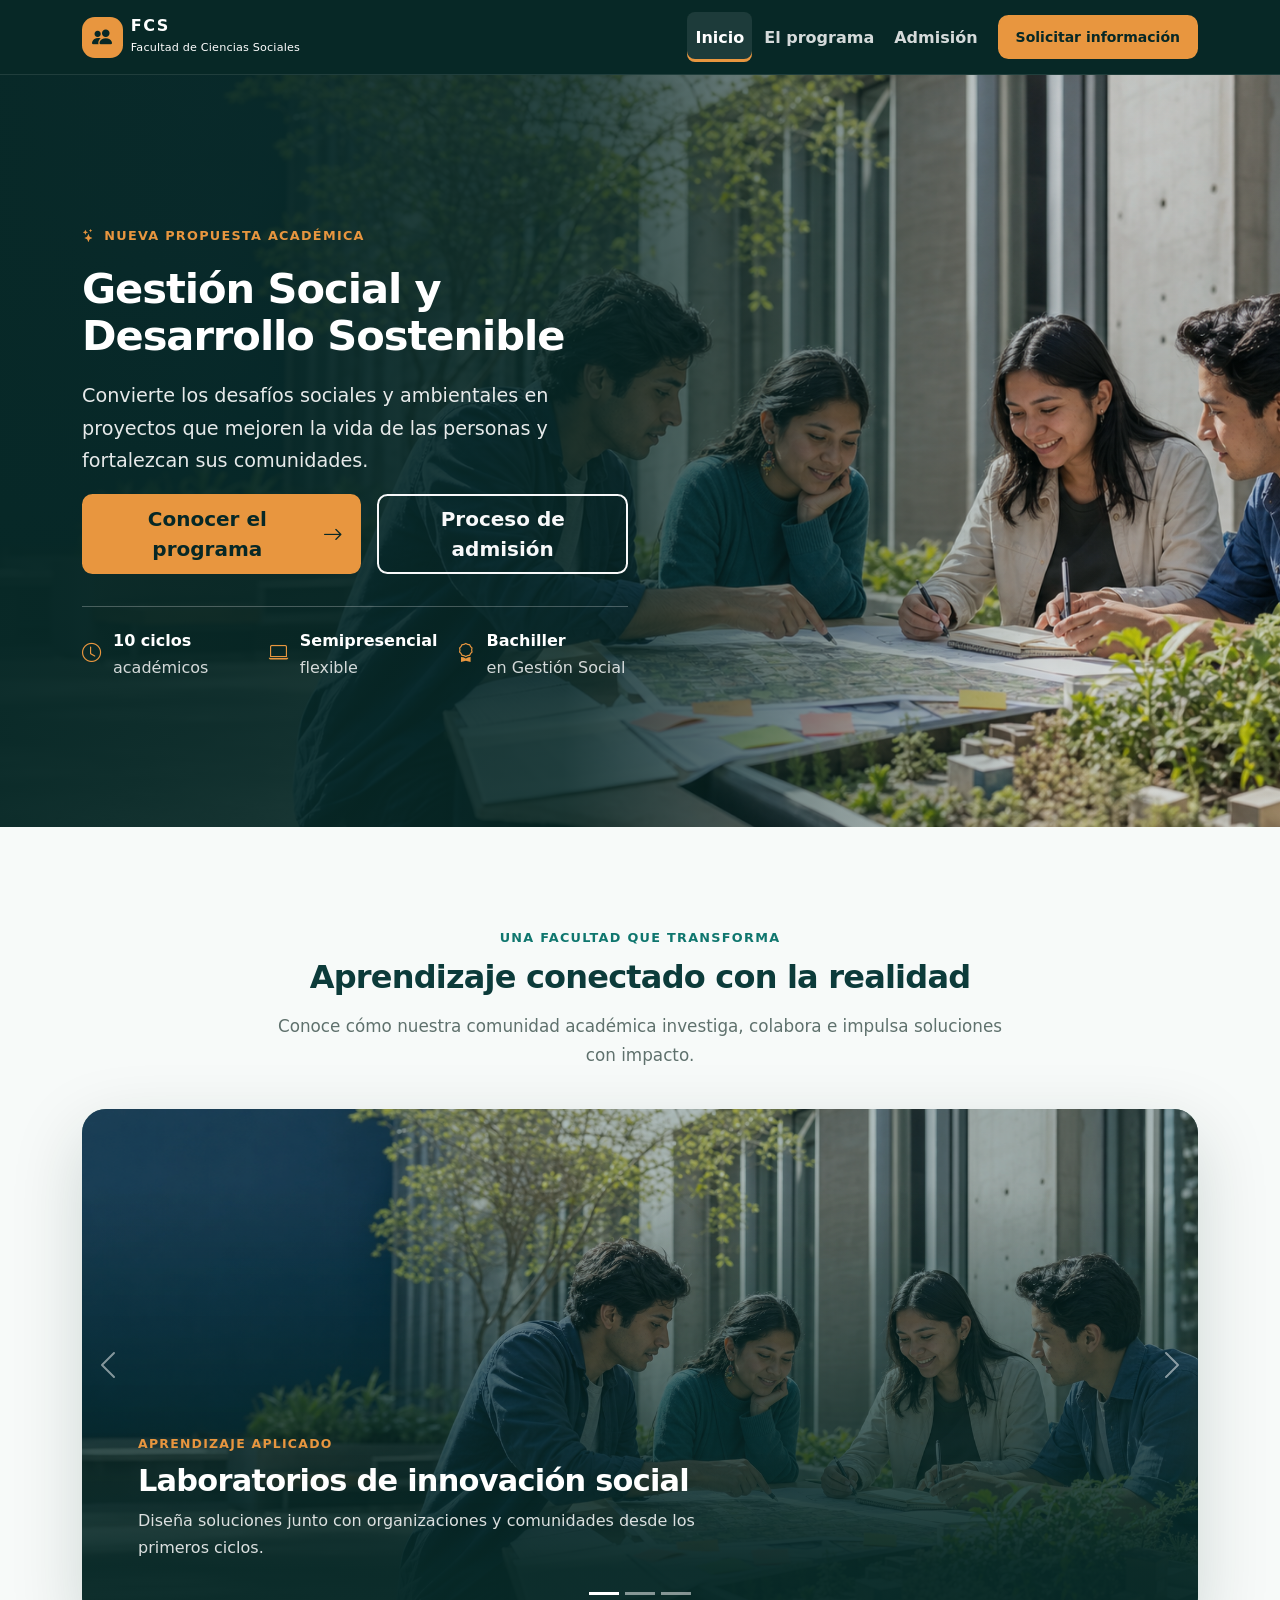
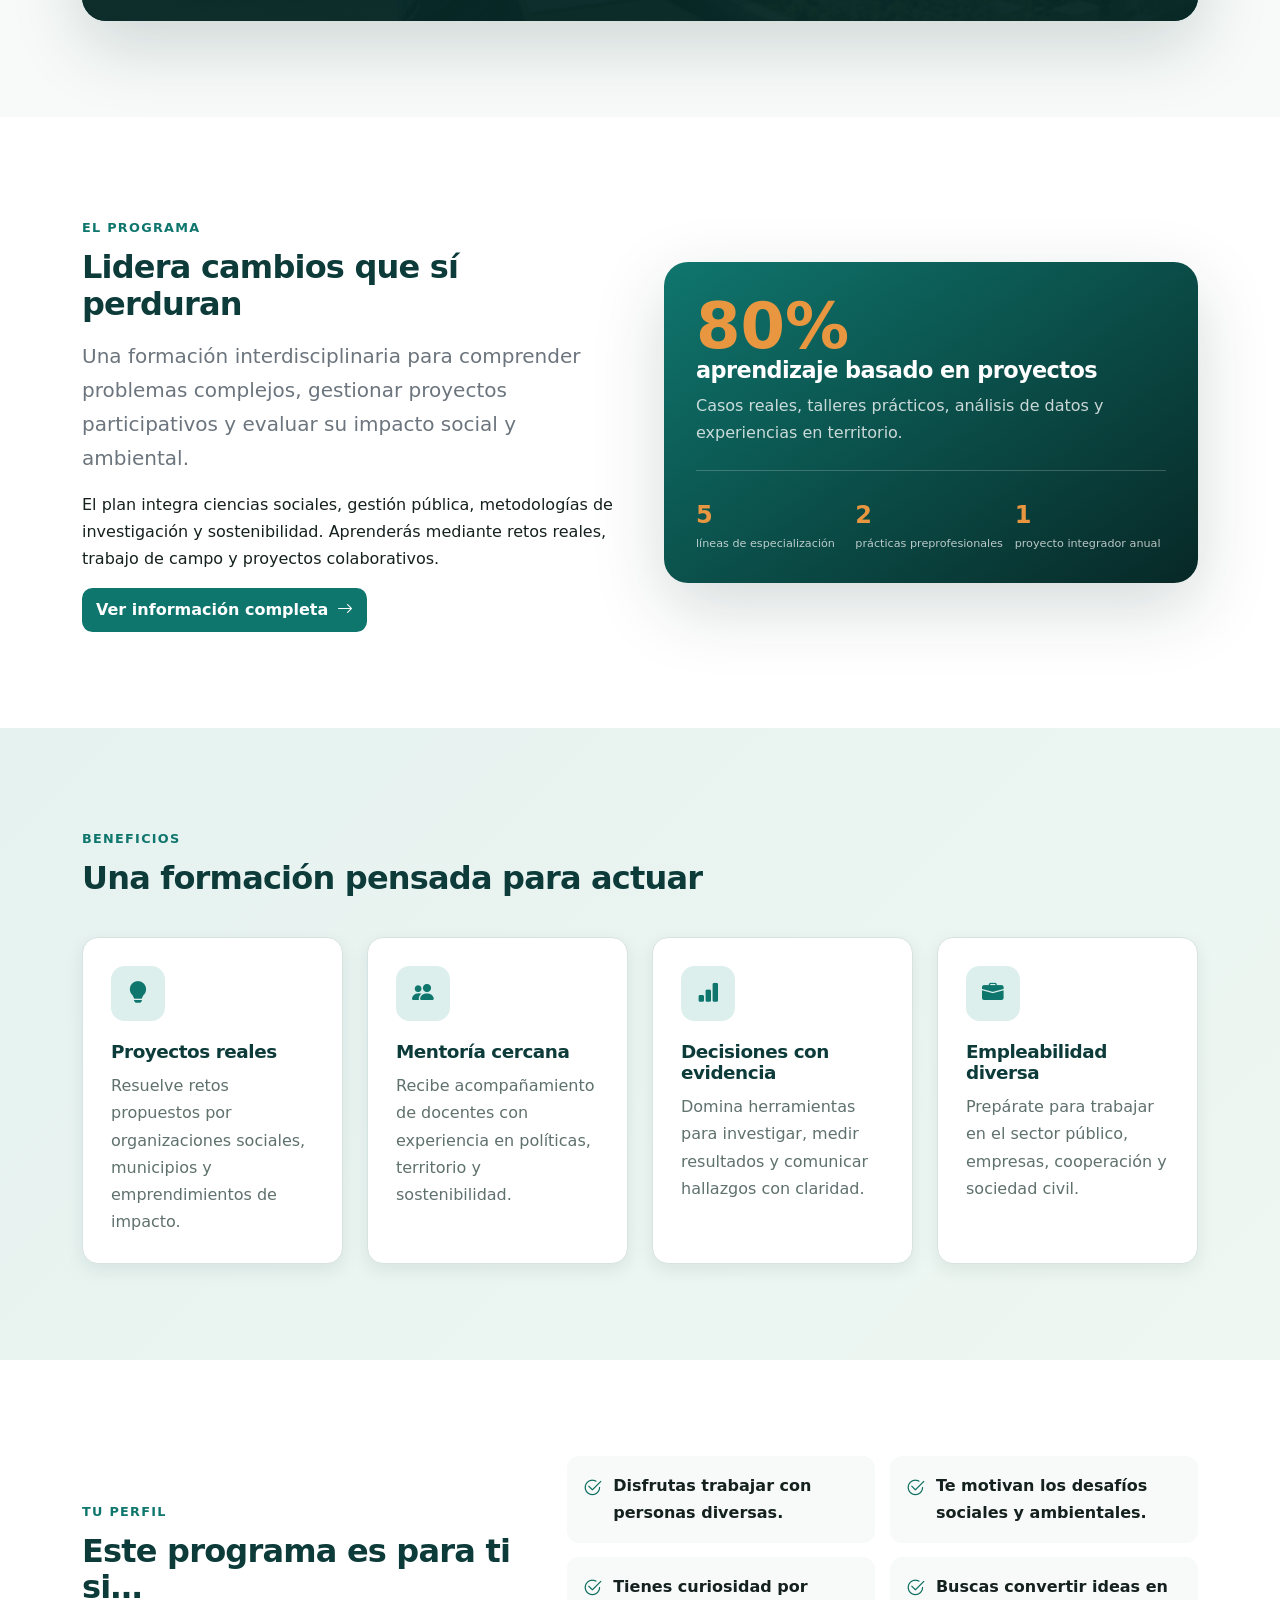
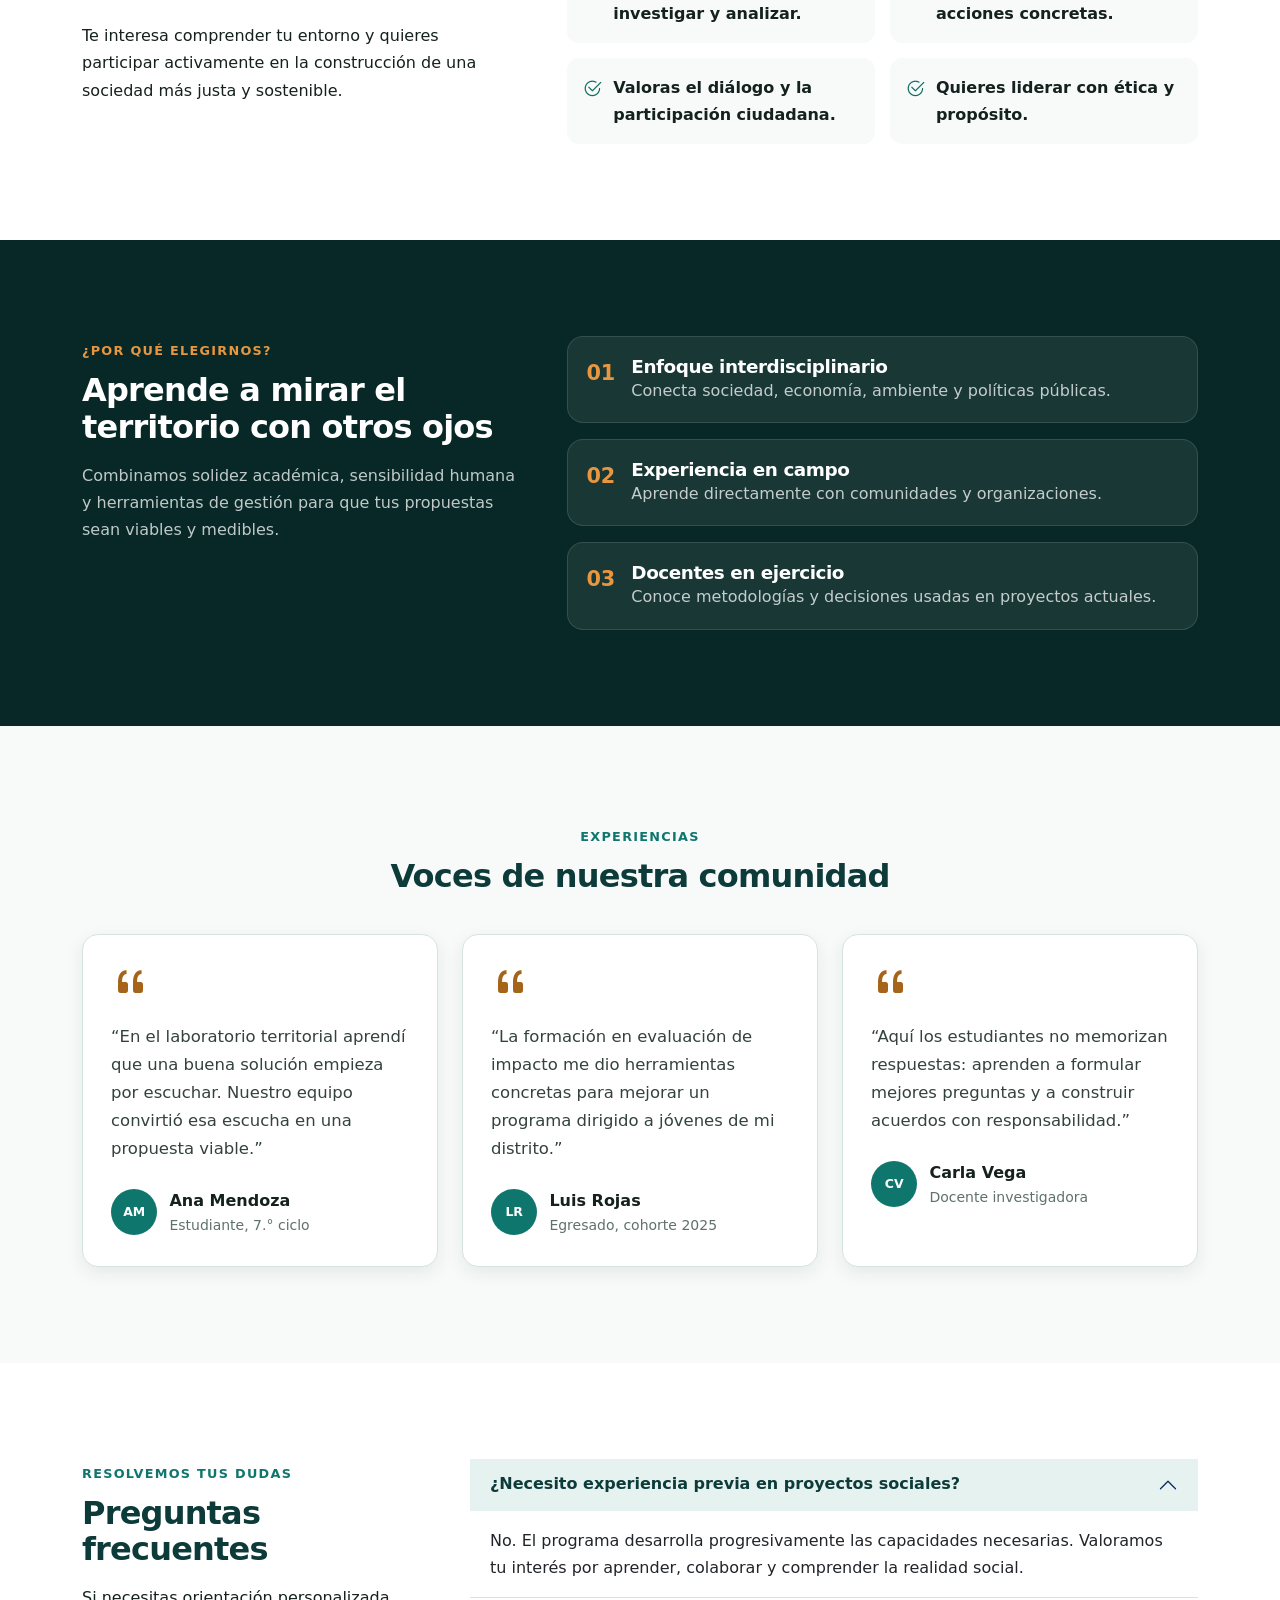
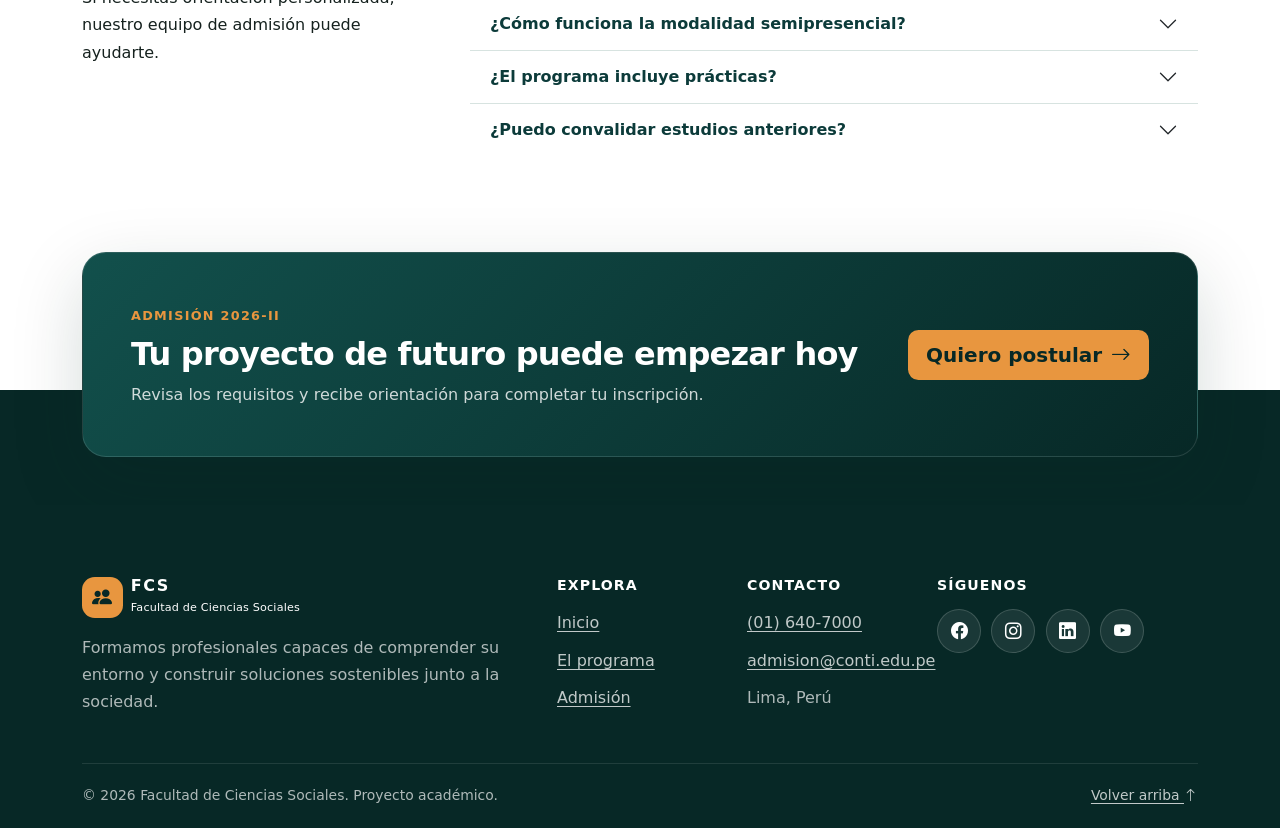
<file: index.html>
<!doctype html>
<html lang="es">
<head>
  <meta charset="utf-8">
  <meta name="viewport" content="width=device-width, initial-scale=1">
  <meta name="description" content="Conoce el Programa de Gestión Social y Desarrollo Sostenible de la Facultad de Ciencias Sociales.">
  <title>Gestión Social y Desarrollo Sostenible | Facultad de Ciencias Sociales</title>
  <link href="https://cdn.jsdelivr.net/npm/bootstrap@5.3.3/dist/css/bootstrap.min.css" rel="stylesheet" integrity="sha384-QWTKZyjpPEjISv5WaRU9OFeRpok6YctnYmDr5pNlyT2bRjXh0JMhjY6hW+ALEwIH" crossorigin="anonymous">
  <link rel="stylesheet" href="https://cdn.jsdelivr.net/npm/bootstrap-icons@1.11.3/font/bootstrap-icons.min.css" integrity="sha384-XGjxtQfXaH2tnPFa9x+ruJTuLE3Aa6LhHSWRr1XeTyhezb4abCG4ccI5AkVDxqC+" crossorigin="anonymous">
  <link rel="stylesheet" href="css/styles.css">
</head>
<body>
  <header class="site-header sticky-top">
    <nav class="navbar navbar-expand-lg navbar-dark" aria-label="Navegación principal">
      <div class="container">
        <a class="navbar-brand d-flex align-items-center gap-2" href="index.html" aria-label="Facultad de Ciencias Sociales, inicio">
          <span class="brand-mark" aria-hidden="true"><i class="bi bi-people-fill"></i></span>
          <span><strong>FCS</strong><small>Facultad de Ciencias Sociales</small></span>
        </a>
        <button class="navbar-toggler" type="button" data-bs-toggle="collapse" data-bs-target="#menuPrincipal" aria-controls="menuPrincipal" aria-expanded="false" aria-label="Abrir menú de navegación">
          <span class="navbar-toggler-icon"></span>
        </button>
        <div class="collapse navbar-collapse" id="menuPrincipal">
          <ul class="navbar-nav ms-auto align-items-lg-center gap-lg-1">
            <li class="nav-item"><a class="nav-link active" aria-current="page" href="index.html">Inicio</a></li>
            <li class="nav-item"><a class="nav-link" href="programa.html">El programa</a></li>
            <li class="nav-item"><a class="nav-link" href="admision.html">Admisión</a></li>
            <li class="nav-item ms-lg-2"><a class="btn btn-accent btn-sm px-3" href="admision.html#formulario">Solicitar información</a></li>
          </ul>
        </div>
      </div>
    </nav>
  </header>

  <main id="contenido-principal">
    <section class="hero" aria-labelledby="titulo-principal">
      <img class="hero-image" src="img/alumnos-cs.png" alt="Estudiantes de Ciencias Sociales planificando un proyecto comunitario sostenible en un campus moderno" width="1825" height="862">
      <div class="hero-overlay" aria-hidden="true"></div>
      <div class="container hero-content">
        <div class="row">
          <div class="col-12 col-lg-7 col-xl-6">
            <span class="eyebrow"><i class="bi bi-stars" aria-hidden="true"></i> Nueva propuesta académica</span>
            <h1 id="titulo-principal">Gestión Social y Desarrollo Sostenible</h1>
            <p class="lead">Convierte los desafíos sociales y ambientales en proyectos que mejoren la vida de las personas y fortalezcan sus comunidades.</p>
            <div class="d-flex flex-column flex-sm-row gap-3">
              <a class="btn btn-accent btn-lg" href="programa.html">Conocer el programa <i class="bi bi-arrow-right" aria-hidden="true"></i></a>
              <a class="btn btn-outline-light btn-lg" href="admision.html">Proceso de admisión</a>
            </div>
            <ul class="hero-facts" aria-label="Datos principales del programa">
              <li><i class="bi bi-clock" aria-hidden="true"></i><span><strong>10 ciclos</strong> académicos</span></li>
              <li><i class="bi bi-laptop" aria-hidden="true"></i><span><strong>Semipresencial</strong> flexible</span></li>
              <li><i class="bi bi-award" aria-hidden="true"></i><span><strong>Bachiller</strong> en Gestión Social</span></li>
            </ul>
          </div>
        </div>
      </div>
    </section>

    <section class="section section-light" aria-labelledby="facultad-titulo">
      <div class="container">
        <div class="section-heading text-center mx-auto">
          <span class="section-kicker">Una facultad que transforma</span>
          <h2 id="facultad-titulo">Aprendizaje conectado con la realidad</h2>
          <p>Conoce cómo nuestra comunidad académica investiga, colabora e impulsa soluciones con impacto.</p>
        </div>

        <div id="carruselFacultad" class="carousel slide faculty-carousel">
          <div class="carousel-indicators">
            <button type="button" data-bs-target="#carruselFacultad" data-bs-slide-to="0" class="active" aria-current="true" aria-label="Mostrar diapositiva 1 de 3"></button>
            <button type="button" data-bs-target="#carruselFacultad" data-bs-slide-to="1" aria-label="Mostrar diapositiva 2 de 3"></button>
            <button type="button" data-bs-target="#carruselFacultad" data-bs-slide-to="2" aria-label="Mostrar diapositiva 3 de 3"></button>
          </div>
          <div class="carousel-inner">
            <article class="carousel-item active">
              <div class="carousel-panel carousel-panel-image">
                <img src="img/alumnos-cs.png" class="d-block w-100" alt="Grupo de estudiantes elaborando una propuesta de intervención territorial" width="1825" height="862" loading="lazy">
                <div class="carousel-caption-custom">
                  <span>Aprendizaje aplicado</span>
                  <h3>Laboratorios de innovación social</h3>
                  <p>Diseña soluciones junto con organizaciones y comunidades desde los primeros ciclos.</p>
                </div>
              </div>
            </article>
            <article class="carousel-item">
              <div class="carousel-panel carousel-panel-graphic panel-teal">
                <div class="carousel-icon" aria-hidden="true"><i class="bi bi-globe-americas"></i></div>
                <div>
                  <span>Visión territorial</span>
                  <h3>Investigación que escucha y propone</h3>
                  <p>Nuestros proyectos combinan datos, diálogo ciudadano y conocimiento local para tomar mejores decisiones.</p>
                </div>
              </div>
            </article>
            <article class="carousel-item">
              <div class="carousel-panel carousel-panel-graphic panel-blue">
                <div class="carousel-icon" aria-hidden="true"><i class="bi bi-diagram-3-fill"></i></div>
                <div>
                  <span>Redes de colaboración</span>
                  <h3>Alianzas para ampliar el impacto</h3>
                  <p>Aprende con especialistas, entidades públicas, empresas responsables y organizaciones de la sociedad civil.</p>
                </div>
              </div>
            </article>
          </div>
          <button class="carousel-control-prev" type="button" data-bs-target="#carruselFacultad" data-bs-slide="prev" aria-label="Diapositiva anterior">
            <span class="carousel-control-prev-icon" aria-hidden="true"></span>
          </button>
          <button class="carousel-control-next" type="button" data-bs-target="#carruselFacultad" data-bs-slide="next" aria-label="Diapositiva siguiente">
            <span class="carousel-control-next-icon" aria-hidden="true"></span>
          </button>
        </div>
      </div>
    </section>

    <section class="section" aria-labelledby="programa-presentacion">
      <div class="container">
        <div class="row align-items-center g-5">
          <div class="col-12 col-lg-6">
            <span class="section-kicker">El programa</span>
            <h2 id="programa-presentacion">Lidera cambios que sí perduran</h2>
            <p class="lead text-secondary">Una formación interdisciplinaria para comprender problemas complejos, gestionar proyectos participativos y evaluar su impacto social y ambiental.</p>
            <p>El plan integra ciencias sociales, gestión pública, metodologías de investigación y sostenibilidad. Aprenderás mediante retos reales, trabajo de campo y proyectos colaborativos.</p>
            <a class="btn btn-primary" href="programa.html">Ver información completa <i class="bi bi-arrow-right" aria-hidden="true"></i></a>
          </div>
          <div class="col-12 col-lg-6">
            <div class="impact-card">
              <div class="impact-number">80%</div>
              <h3>aprendizaje basado en proyectos</h3>
              <p>Casos reales, talleres prácticos, análisis de datos y experiencias en territorio.</p>
              <div class="impact-grid">
                <div><strong>5</strong><span>líneas de especialización</span></div>
                <div><strong>2</strong><span>prácticas preprofesionales</span></div>
                <div><strong>1</strong><span>proyecto integrador anual</span></div>
              </div>
            </div>
          </div>
        </div>
      </div>
    </section>

    <section class="section section-soft" aria-labelledby="beneficios-titulo">
      <div class="container">
        <div class="section-heading">
          <span class="section-kicker">Beneficios</span>
          <h2 id="beneficios-titulo">Una formación pensada para actuar</h2>
        </div>
        <div class="row g-4">
          <div class="col-12 col-md-6 col-xl-3">
            <article class="feature-card h-100">
              <div class="feature-icon"><i class="bi bi-lightbulb-fill" aria-hidden="true"></i></div>
              <h3>Proyectos reales</h3>
              <p>Resuelve retos propuestos por organizaciones sociales, municipios y emprendimientos de impacto.</p>
            </article>
          </div>
          <div class="col-12 col-md-6 col-xl-3">
            <article class="feature-card h-100">
              <div class="feature-icon"><i class="bi bi-people-fill" aria-hidden="true"></i></div>
              <h3>Mentoría cercana</h3>
              <p>Recibe acompañamiento de docentes con experiencia en políticas, territorio y sostenibilidad.</p>
            </article>
          </div>
          <div class="col-12 col-md-6 col-xl-3">
            <article class="feature-card h-100">
              <div class="feature-icon"><i class="bi bi-bar-chart-fill" aria-hidden="true"></i></div>
              <h3>Decisiones con evidencia</h3>
              <p>Domina herramientas para investigar, medir resultados y comunicar hallazgos con claridad.</p>
            </article>
          </div>
          <div class="col-12 col-md-6 col-xl-3">
            <article class="feature-card h-100">
              <div class="feature-icon"><i class="bi bi-briefcase-fill" aria-hidden="true"></i></div>
              <h3>Empleabilidad diversa</h3>
              <p>Prepárate para trabajar en el sector público, empresas, cooperación y sociedad civil.</p>
            </article>
          </div>
        </div>
      </div>
    </section>

    <section class="section" aria-labelledby="perfil-titulo">
      <div class="container">
        <div class="row g-5 align-items-center">
          <div class="col-12 col-lg-5">
            <span class="section-kicker">Tu perfil</span>
            <h2 id="perfil-titulo">Este programa es para ti si…</h2>
            <p>Te interesa comprender tu entorno y quieres participar activamente en la construcción de una sociedad más justa y sostenible.</p>
          </div>
          <div class="col-12 col-lg-7">
            <ul class="check-list two-columns">
              <li><i class="bi bi-check2-circle" aria-hidden="true"></i> Disfrutas trabajar con personas diversas.</li>
              <li><i class="bi bi-check2-circle" aria-hidden="true"></i> Te motivan los desafíos sociales y ambientales.</li>
              <li><i class="bi bi-check2-circle" aria-hidden="true"></i> Tienes curiosidad por investigar y analizar.</li>
              <li><i class="bi bi-check2-circle" aria-hidden="true"></i> Buscas convertir ideas en acciones concretas.</li>
              <li><i class="bi bi-check2-circle" aria-hidden="true"></i> Valoras el diálogo y la participación ciudadana.</li>
              <li><i class="bi bi-check2-circle" aria-hidden="true"></i> Quieres liderar con ética y propósito.</li>
            </ul>
          </div>
        </div>
      </div>
    </section>

    <section class="section section-dark" aria-labelledby="razones-titulo">
      <div class="container">
        <div class="row g-5">
          <div class="col-12 col-lg-5">
            <span class="section-kicker text-accent">¿Por qué elegirnos?</span>
            <h2 id="razones-titulo">Aprende a mirar el territorio con otros ojos</h2>
            <p>Combinamos solidez académica, sensibilidad humana y herramientas de gestión para que tus propuestas sean viables y medibles.</p>
          </div>
          <div class="col-12 col-lg-7">
            <div class="reason-list">
              <article><span>01</span><div><h3>Enfoque interdisciplinario</h3><p>Conecta sociedad, economía, ambiente y políticas públicas.</p></div></article>
              <article><span>02</span><div><h3>Experiencia en campo</h3><p>Aprende directamente con comunidades y organizaciones.</p></div></article>
              <article><span>03</span><div><h3>Docentes en ejercicio</h3><p>Conoce metodologías y decisiones usadas en proyectos actuales.</p></div></article>
            </div>
          </div>
        </div>
      </div>
    </section>

    <section class="section section-light" aria-labelledby="testimonios-titulo">
      <div class="container">
        <div class="section-heading text-center mx-auto">
          <span class="section-kicker">Experiencias</span>
          <h2 id="testimonios-titulo">Voces de nuestra comunidad</h2>
        </div>
        <div class="row g-4">
          <div class="col-12 col-lg-4">
            <article class="testimonial-card h-100">
              <i class="bi bi-quote" aria-hidden="true"></i>
              <blockquote>“En el laboratorio territorial aprendí que una buena solución empieza por escuchar. Nuestro equipo convirtió esa escucha en una propuesta viable.”</blockquote>
              <footer><span class="avatar" aria-hidden="true">AM</span><div><strong>Ana Mendoza</strong><small>Estudiante, 7.° ciclo</small></div></footer>
            </article>
          </div>
          <div class="col-12 col-lg-4">
            <article class="testimonial-card h-100">
              <i class="bi bi-quote" aria-hidden="true"></i>
              <blockquote>“La formación en evaluación de impacto me dio herramientas concretas para mejorar un programa dirigido a jóvenes de mi distrito.”</blockquote>
              <footer><span class="avatar" aria-hidden="true">LR</span><div><strong>Luis Rojas</strong><small>Egresado, cohorte 2025</small></div></footer>
            </article>
          </div>
          <div class="col-12 col-lg-4">
            <article class="testimonial-card h-100">
              <i class="bi bi-quote" aria-hidden="true"></i>
              <blockquote>“Aquí los estudiantes no memorizan respuestas: aprenden a formular mejores preguntas y a construir acuerdos con responsabilidad.”</blockquote>
              <footer><span class="avatar" aria-hidden="true">CV</span><div><strong>Carla Vega</strong><small>Docente investigadora</small></div></footer>
            </article>
          </div>
        </div>
      </div>
    </section>

    <section class="section" aria-labelledby="faq-titulo">
      <div class="container">
        <div class="row g-5">
          <div class="col-12 col-lg-4">
            <span class="section-kicker">Resolvemos tus dudas</span>
            <h2 id="faq-titulo">Preguntas frecuentes</h2>
            <p>Si necesitas orientación personalizada, nuestro equipo de admisión puede ayudarte.</p>
          </div>
          <div class="col-12 col-lg-8">
            <div class="accordion accordion-flush" id="faqInicio">
              <div class="accordion-item">
                <h3 class="accordion-header"><button class="accordion-button" type="button" data-bs-toggle="collapse" data-bs-target="#faqInicio1" aria-expanded="true" aria-controls="faqInicio1">¿Necesito experiencia previa en proyectos sociales?</button></h3>
                <div id="faqInicio1" class="accordion-collapse collapse show" data-bs-parent="#faqInicio"><div class="accordion-body">No. El programa desarrolla progresivamente las capacidades necesarias. Valoramos tu interés por aprender, colaborar y comprender la realidad social.</div></div>
              </div>
              <div class="accordion-item">
                <h3 class="accordion-header"><button class="accordion-button collapsed" type="button" data-bs-toggle="collapse" data-bs-target="#faqInicio2" aria-expanded="false" aria-controls="faqInicio2">¿Cómo funciona la modalidad semipresencial?</button></h3>
                <div id="faqInicio2" class="accordion-collapse collapse" data-bs-parent="#faqInicio"><div class="accordion-body">Combina sesiones presenciales programadas con clases virtuales en vivo y actividades autónomas en el campus digital.</div></div>
              </div>
              <div class="accordion-item">
                <h3 class="accordion-header"><button class="accordion-button collapsed" type="button" data-bs-toggle="collapse" data-bs-target="#faqInicio3" aria-expanded="false" aria-controls="faqInicio3">¿El programa incluye prácticas?</button></h3>
                <div id="faqInicio3" class="accordion-collapse collapse" data-bs-parent="#faqInicio"><div class="accordion-body">Sí. Desde el sexto ciclo realizarás experiencias de campo y contarás con dos periodos de prácticas preprofesionales supervisadas.</div></div>
              </div>
              <div class="accordion-item">
                <h3 class="accordion-header"><button class="accordion-button collapsed" type="button" data-bs-toggle="collapse" data-bs-target="#faqInicio4" aria-expanded="false" aria-controls="faqInicio4">¿Puedo convalidar estudios anteriores?</button></h3>
                <div id="faqInicio4" class="accordion-collapse collapse" data-bs-parent="#faqInicio"><div class="accordion-body">Sí, la convalidación se evalúa de manera individual según los sílabos, créditos y certificados oficiales presentados.</div></div>
              </div>
            </div>
          </div>
        </div>
      </div>
    </section>

    <section class="cta-section" aria-labelledby="cta-titulo">
      <div class="container">
        <div class="cta-card">
          <div>
            <span class="section-kicker text-accent">Admisión 2026-II</span>
            <h2 id="cta-titulo">Tu proyecto de futuro puede empezar hoy</h2>
            <p>Revisa los requisitos y recibe orientación para completar tu inscripción.</p>
          </div>
          <a class="btn btn-accent btn-lg flex-shrink-0" href="admision.html">Quiero postular <i class="bi bi-arrow-right" aria-hidden="true"></i></a>
        </div>
      </div>
    </section>
  </main>

  <footer class="site-footer">
    <div class="container">
      <div class="row g-4 py-5">
        <div class="col-12 col-lg-5">
          <a class="footer-brand d-inline-flex align-items-center gap-2" href="index.html"><span class="brand-mark" aria-hidden="true"><i class="bi bi-people-fill"></i></span><span><strong>FCS</strong><small>Facultad de Ciencias Sociales</small></span></a>
          <p class="mt-3">Formamos profesionales capaces de comprender su entorno y construir soluciones sostenibles junto a la sociedad.</p>
        </div>
        <div class="col-6 col-lg-2">
          <h2 class="footer-title">Explora</h2>
          <ul class="footer-links"><li><a href="index.html">Inicio</a></li><li><a href="programa.html">El programa</a></li><li><a href="admision.html">Admisión</a></li></ul>
        </div>
        <div class="col-6 col-lg-2">
          <h2 class="footer-title">Contacto</h2>
          <ul class="footer-links"><li><a href="tel:+5116407000">(01) 640-7000</a></li><li><a href="mailto:admision@conti.edu.pe">admision@conti.edu.pe</a></li><li>Lima, Perú</li></ul>
        </div>
        <div class="col-12 col-lg-3">
          <h2 class="footer-title">Síguenos</h2>
          <div class="social-links" aria-label="Redes sociales">
            <a href="https://www.facebook.com/" target="_blank" rel="noopener noreferrer" aria-label="Facebook (abre en una pestaña nueva)"><i class="bi bi-facebook" aria-hidden="true"></i></a>
            <a href="https://www.instagram.com/" target="_blank" rel="noopener noreferrer" aria-label="Instagram (abre en una pestaña nueva)"><i class="bi bi-instagram" aria-hidden="true"></i></a>
            <a href="https://www.linkedin.com/" target="_blank" rel="noopener noreferrer" aria-label="LinkedIn (abre en una pestaña nueva)"><i class="bi bi-linkedin" aria-hidden="true"></i></a>
            <a href="https://www.youtube.com/" target="_blank" rel="noopener noreferrer" aria-label="YouTube (abre en una pestaña nueva)"><i class="bi bi-youtube" aria-hidden="true"></i></a>
          </div>
        </div>
      </div>
      <div class="footer-bottom"><p>&copy; <span data-current-year>2026</span> Facultad de Ciencias Sociales. Proyecto académico.</p><a href="#contenido-principal">Volver arriba <i class="bi bi-arrow-up" aria-hidden="true"></i></a></div>
    </div>
  </footer>

  <script src="https://cdn.jsdelivr.net/npm/bootstrap@5.3.3/dist/js/bootstrap.bundle.min.js" integrity="sha384-YvpcrYf0tY3lHB60NNkmXc5s9fDVZLESaAA55NDzOxhy9GkcIdslK1eN7N6jIeHz" crossorigin="anonymous"></script>
  <script src="js/main.js"></script>
</body>
</html>
</file>
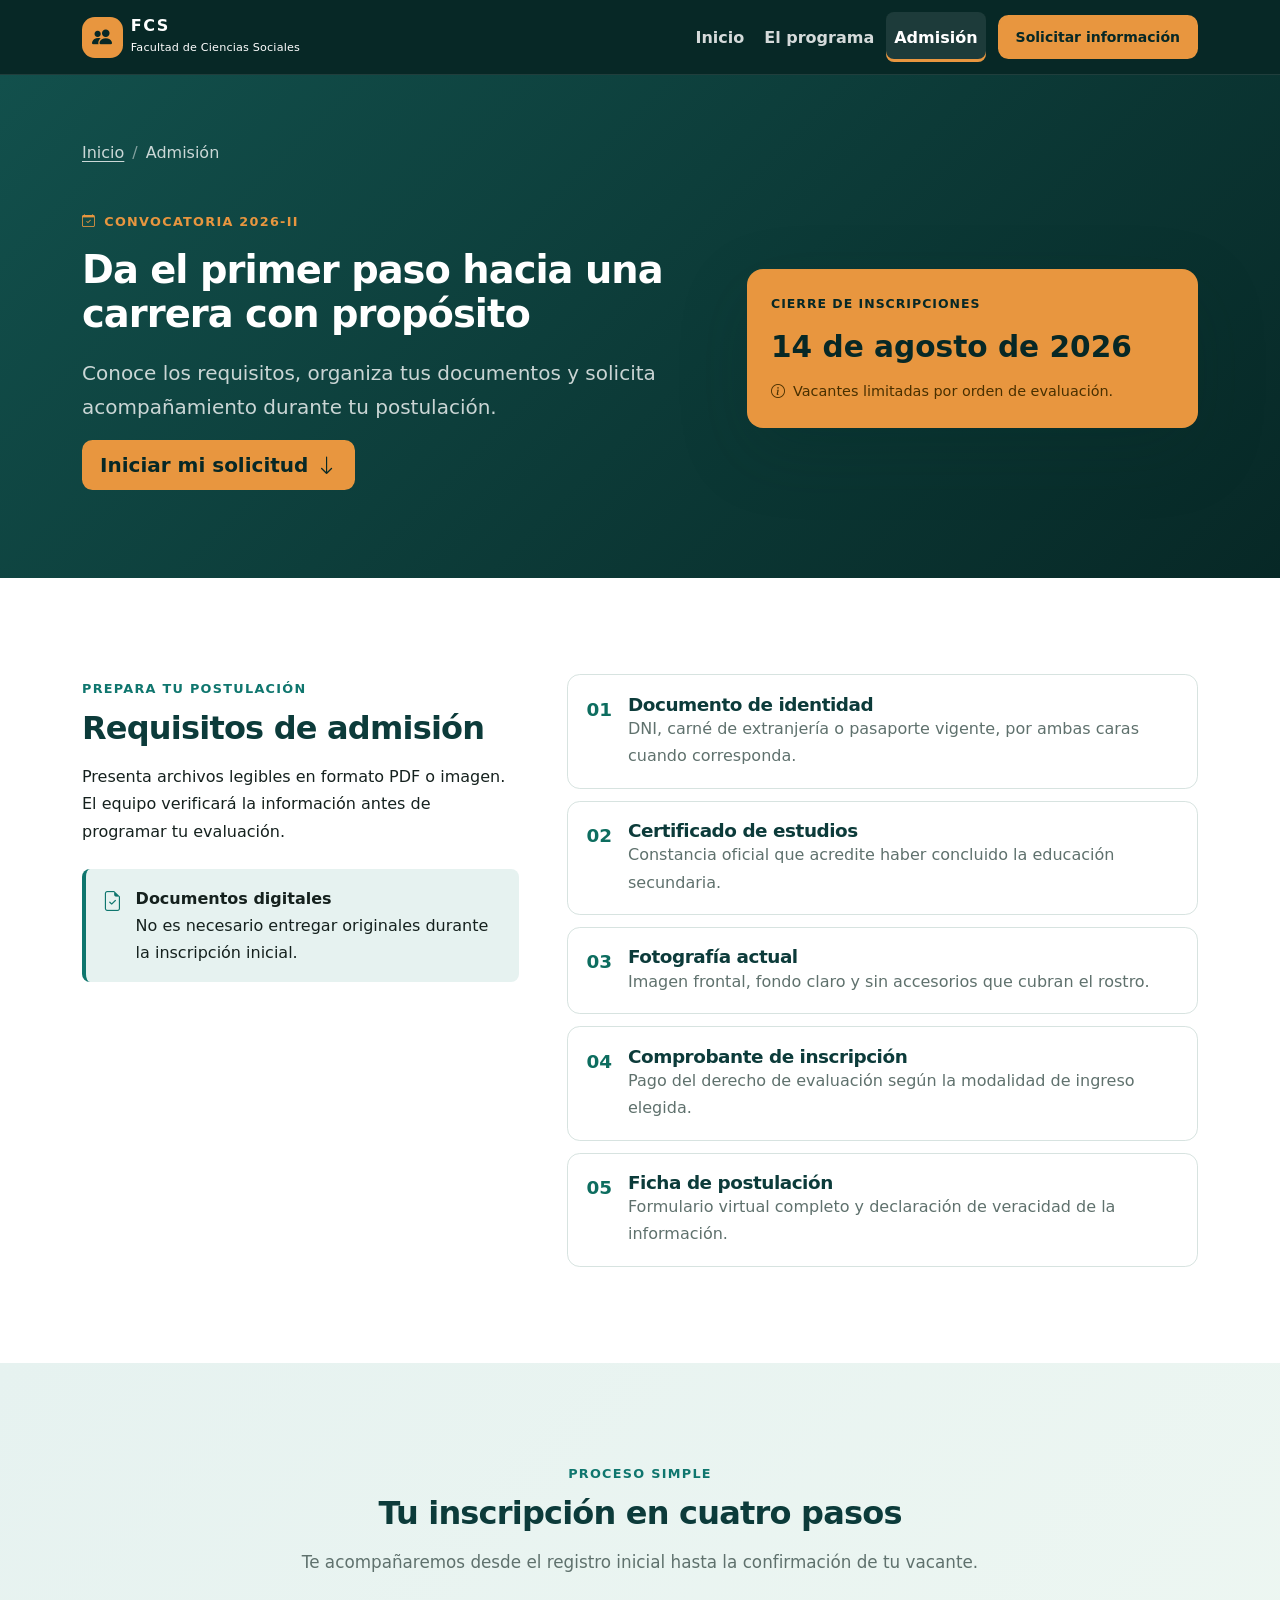
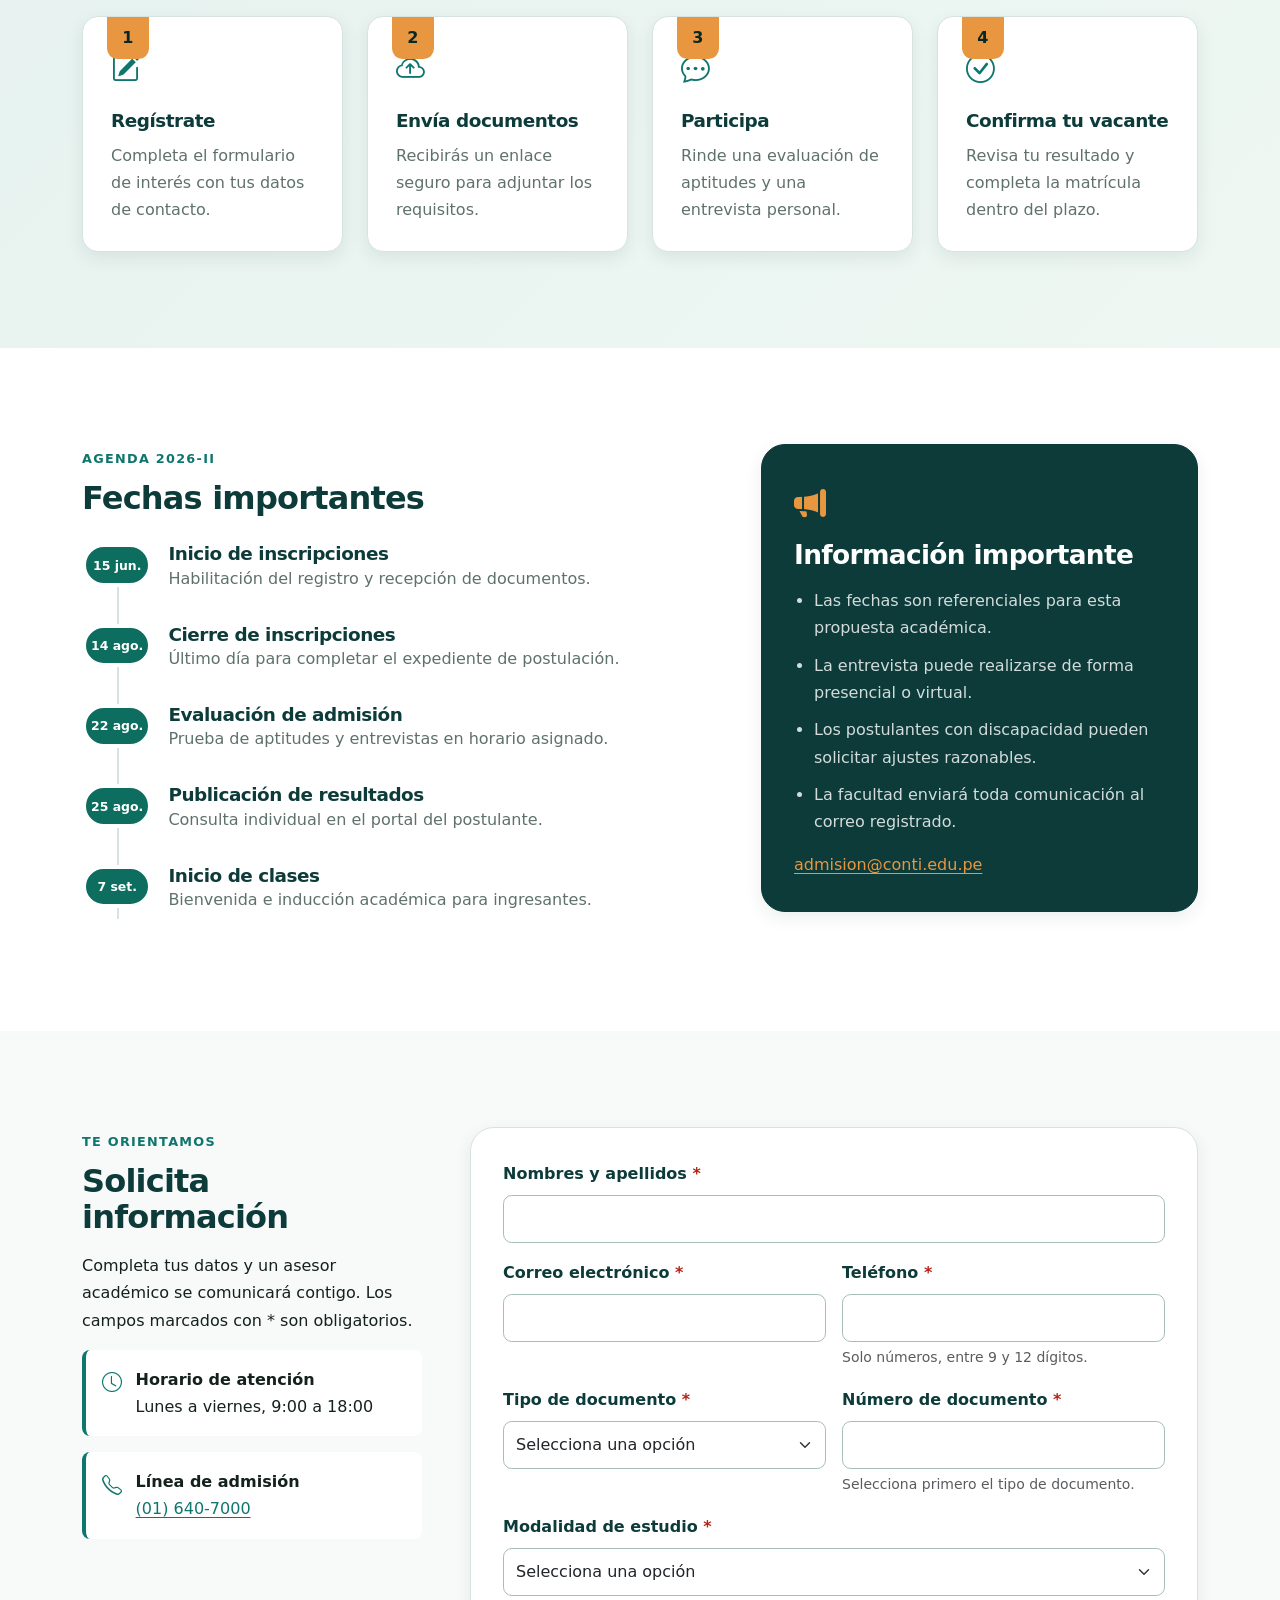
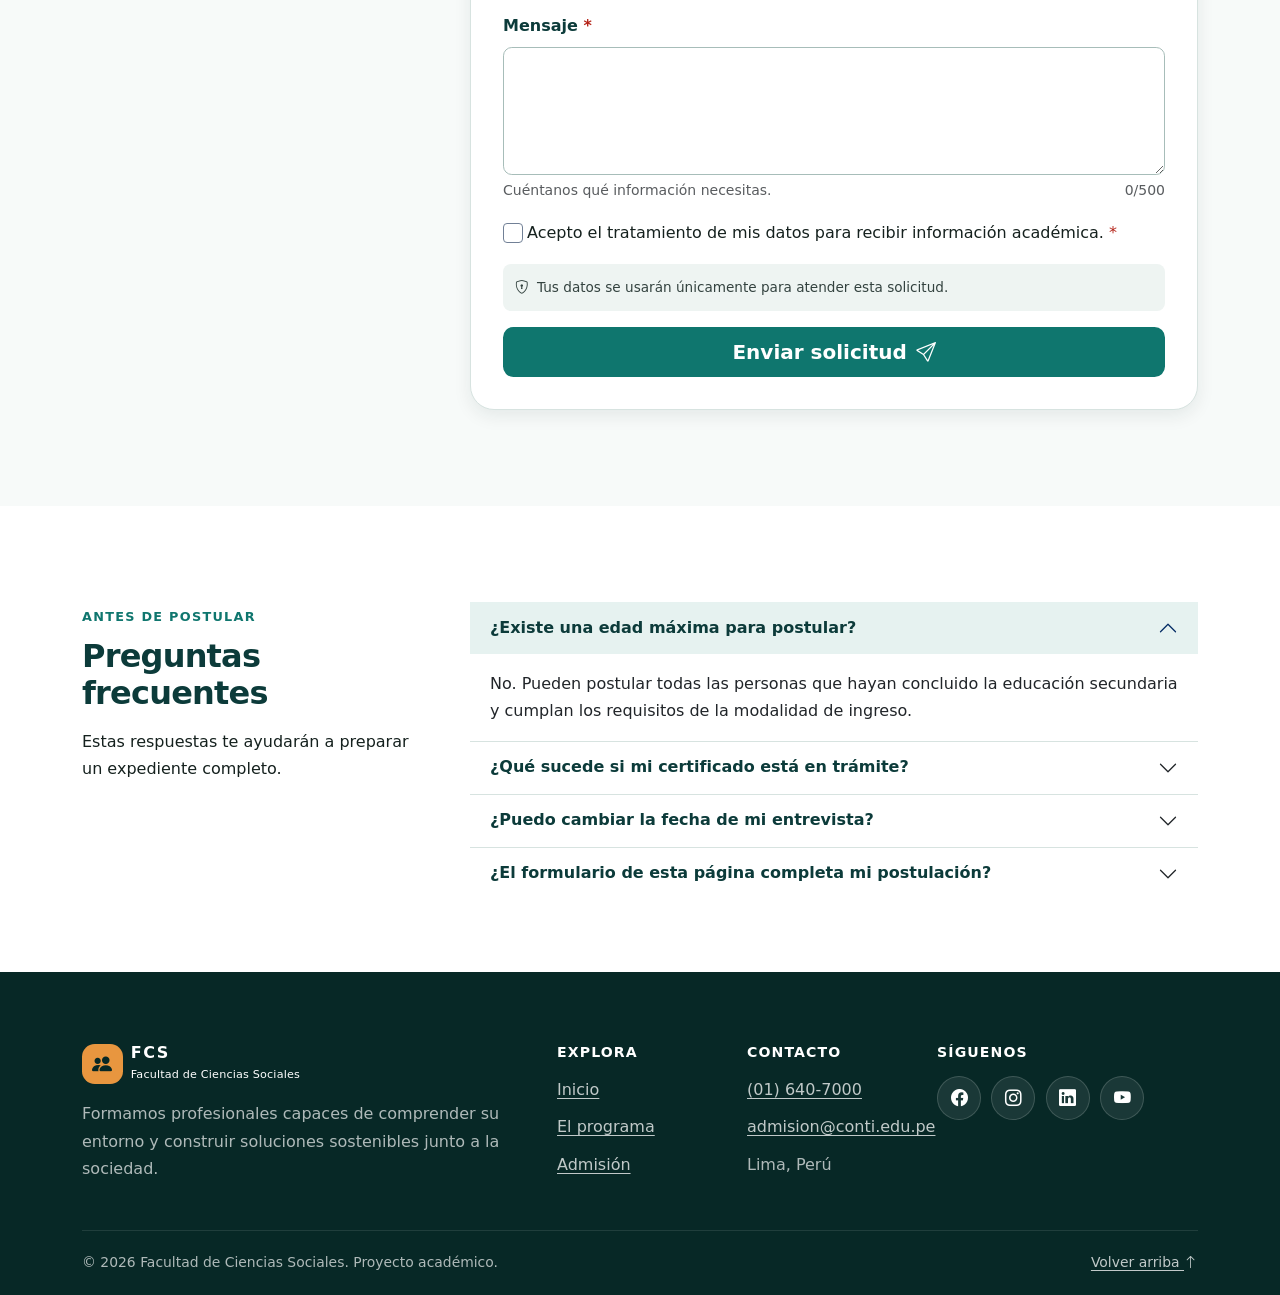
<file: admision.html>
<!doctype html>
<html lang="es">
<head>
  <meta charset="utf-8">
  <meta name="viewport" content="width=device-width, initial-scale=1">
  <meta name="description" content="Requisitos, fechas, pasos y formulario de admisión del Programa de Gestión Social y Desarrollo Sostenible.">
  <title>Admisión | Gestión Social y Desarrollo Sostenible</title>
  <link href="https://cdn.jsdelivr.net/npm/bootstrap@5.3.3/dist/css/bootstrap.min.css" rel="stylesheet" integrity="sha384-QWTKZyjpPEjISv5WaRU9OFeRpok6YctnYmDr5pNlyT2bRjXh0JMhjY6hW+ALEwIH" crossorigin="anonymous">
  <link rel="stylesheet" href="https://cdn.jsdelivr.net/npm/bootstrap-icons@1.11.3/font/bootstrap-icons.min.css" integrity="sha384-XGjxtQfXaH2tnPFa9x+ruJTuLE3Aa6LhHSWRr1XeTyhezb4abCG4ccI5AkVDxqC+" crossorigin="anonymous">
  <link rel="stylesheet" href="css/styles.css">
</head>
<body>
  <header class="site-header sticky-top">
    <nav class="navbar navbar-expand-lg navbar-dark" aria-label="Navegación principal">
      <div class="container">
        <a class="navbar-brand d-flex align-items-center gap-2" href="index.html" aria-label="Facultad de Ciencias Sociales, inicio"><span class="brand-mark" aria-hidden="true"><i class="bi bi-people-fill"></i></span><span><strong>FCS</strong><small>Facultad de Ciencias Sociales</small></span></a>
        <button class="navbar-toggler" type="button" data-bs-toggle="collapse" data-bs-target="#menuPrincipal" aria-controls="menuPrincipal" aria-expanded="false" aria-label="Abrir menú de navegación"><span class="navbar-toggler-icon"></span></button>
        <div class="collapse navbar-collapse" id="menuPrincipal">
          <ul class="navbar-nav ms-auto align-items-lg-center gap-lg-1">
            <li class="nav-item"><a class="nav-link" href="index.html">Inicio</a></li>
            <li class="nav-item"><a class="nav-link" href="programa.html">El programa</a></li>
            <li class="nav-item"><a class="nav-link active" aria-current="page" href="admision.html">Admisión</a></li>
            <li class="nav-item ms-lg-2"><a class="btn btn-accent btn-sm px-3" href="#formulario">Solicitar información</a></li>
          </ul>
        </div>
      </div>
    </nav>
  </header>

  <main id="contenido-principal">
    <section class="page-hero admission-hero" aria-labelledby="titulo-admision">
      <div class="container">
        <nav aria-label="Migas de pan"><ol class="breadcrumb"><li class="breadcrumb-item"><a href="index.html">Inicio</a></li><li class="breadcrumb-item active" aria-current="page">Admisión</li></ol></nav>
        <div class="row g-4 align-items-center">
          <div class="col-12 col-lg-7"><span class="eyebrow"><i class="bi bi-calendar-check" aria-hidden="true"></i> Convocatoria 2026-II</span><h1 id="titulo-admision">Da el primer paso hacia una carrera con propósito</h1><p class="lead">Conoce los requisitos, organiza tus documentos y solicita acompañamiento durante tu postulación.</p><a class="btn btn-accent btn-lg" href="#formulario">Iniciar mi solicitud <i class="bi bi-arrow-down" aria-hidden="true"></i></a></div>
          <aside class="col-12 col-lg-5" aria-label="Fecha de cierre de inscripciones"><div class="deadline-card"><span>Cierre de inscripciones</span><strong>14 de agosto de 2026</strong><p><i class="bi bi-info-circle" aria-hidden="true"></i> Vacantes limitadas por orden de evaluación.</p></div></aside>
        </div>
      </div>
    </section>

    <section class="section" aria-labelledby="requisitos-titulo">
      <div class="container">
        <div class="row g-5">
          <div class="col-12 col-lg-5"><span class="section-kicker">Prepara tu postulación</span><h2 id="requisitos-titulo">Requisitos de admisión</h2><p>Presenta archivos legibles en formato PDF o imagen. El equipo verificará la información antes de programar tu evaluación.</p><div class="info-note"><i class="bi bi-file-earmark-check" aria-hidden="true"></i><div><strong>Documentos digitales</strong><p>No es necesario entregar originales durante la inscripción inicial.</p></div></div></div>
          <div class="col-12 col-lg-7">
            <div class="requirements-list">
              <article><span>01</span><div><h3>Documento de identidad</h3><p>DNI, carné de extranjería o pasaporte vigente, por ambas caras cuando corresponda.</p></div></article>
              <article><span>02</span><div><h3>Certificado de estudios</h3><p>Constancia oficial que acredite haber concluido la educación secundaria.</p></div></article>
              <article><span>03</span><div><h3>Fotografía actual</h3><p>Imagen frontal, fondo claro y sin accesorios que cubran el rostro.</p></div></article>
              <article><span>04</span><div><h3>Comprobante de inscripción</h3><p>Pago del derecho de evaluación según la modalidad de ingreso elegida.</p></div></article>
              <article><span>05</span><div><h3>Ficha de postulación</h3><p>Formulario virtual completo y declaración de veracidad de la información.</p></div></article>
            </div>
          </div>
        </div>
      </div>
    </section>

    <section class="section section-soft" aria-labelledby="proceso-titulo">
      <div class="container">
        <div class="section-heading text-center mx-auto"><span class="section-kicker">Proceso simple</span><h2 id="proceso-titulo">Tu inscripción en cuatro pasos</h2><p>Te acompañaremos desde el registro inicial hasta la confirmación de tu vacante.</p></div>
        <div class="row g-4 process-row">
          <div class="col-12 col-md-6 col-xl-3"><article class="process-card h-100"><span class="process-number">1</span><i class="bi bi-pencil-square" aria-hidden="true"></i><h3>Regístrate</h3><p>Completa el formulario de interés con tus datos de contacto.</p></article></div>
          <div class="col-12 col-md-6 col-xl-3"><article class="process-card h-100"><span class="process-number">2</span><i class="bi bi-cloud-arrow-up" aria-hidden="true"></i><h3>Envía documentos</h3><p>Recibirás un enlace seguro para adjuntar los requisitos.</p></article></div>
          <div class="col-12 col-md-6 col-xl-3"><article class="process-card h-100"><span class="process-number">3</span><i class="bi bi-chat-dots" aria-hidden="true"></i><h3>Participa</h3><p>Rinde una evaluación de aptitudes y una entrevista personal.</p></article></div>
          <div class="col-12 col-md-6 col-xl-3"><article class="process-card h-100"><span class="process-number">4</span><i class="bi bi-check-circle" aria-hidden="true"></i><h3>Confirma tu vacante</h3><p>Revisa tu resultado y completa la matrícula dentro del plazo.</p></article></div>
        </div>
      </div>
    </section>

    <section class="section" aria-labelledby="fechas-titulo">
      <div class="container">
        <div class="row g-5">
          <div class="col-12 col-lg-7">
            <span class="section-kicker">Agenda 2026-II</span><h2 id="fechas-titulo">Fechas importantes</h2>
            <div class="timeline">
              <article><time datetime="2026-06-15">15 jun.</time><div><h3>Inicio de inscripciones</h3><p>Habilitación del registro y recepción de documentos.</p></div></article>
              <article><time datetime="2026-08-14">14 ago.</time><div><h3>Cierre de inscripciones</h3><p>Último día para completar el expediente de postulación.</p></div></article>
              <article><time datetime="2026-08-22">22 ago.</time><div><h3>Evaluación de admisión</h3><p>Prueba de aptitudes y entrevistas en horario asignado.</p></div></article>
              <article><time datetime="2026-08-25">25 ago.</time><div><h3>Publicación de resultados</h3><p>Consulta individual en el portal del postulante.</p></div></article>
              <article><time datetime="2026-09-07">7 set.</time><div><h3>Inicio de clases</h3><p>Bienvenida e inducción académica para ingresantes.</p></div></article>
            </div>
          </div>
          <aside class="col-12 col-lg-5" aria-labelledby="importante-titulo">
            <div class="important-card">
              <i class="bi bi-megaphone-fill" aria-hidden="true"></i><h2 id="importante-titulo">Información importante</h2>
              <ul>
                <li>Las fechas son referenciales para esta propuesta académica.</li>
                <li>La entrevista puede realizarse de forma presencial o virtual.</li>
                <li>Los postulantes con discapacidad pueden solicitar ajustes razonables.</li>
                <li>La facultad enviará toda comunicación al correo registrado.</li>
              </ul>
              <a href="mailto:admision@conti.edu.pe">admision@conti.edu.pe</a>
            </div>
          </aside>
        </div>
      </div>
    </section>

    <section class="section section-light" id="formulario" aria-labelledby="formulario-titulo">
      <div class="container">
        <div class="row g-5">
          <div class="col-12 col-lg-4">
            <span class="section-kicker">Te orientamos</span><h2 id="formulario-titulo">Solicita información</h2><p>Completa tus datos y un asesor académico se comunicará contigo. Los campos marcados con * son obligatorios.</p>
            <div class="contact-mini"><i class="bi bi-clock" aria-hidden="true"></i><div><strong>Horario de atención</strong><span>Lunes a viernes, 9:00 a 18:00</span></div></div>
            <div class="contact-mini"><i class="bi bi-telephone" aria-hidden="true"></i><div><strong>Línea de admisión</strong><a href="tel:+5116407000">(01) 640-7000</a></div></div>
          </div>
          <div class="col-12 col-lg-8">
            <div class="form-card">
              <div id="formSuccess" class="alert alert-success d-none" role="status" tabindex="-1"><i class="bi bi-check-circle-fill" aria-hidden="true"></i><div><strong>¡Solicitud enviada correctamente!</strong><p class="mb-0">Gracias por tu interés. Un asesor académico se comunicará contigo pronto.</p></div></div>
              <div id="formErrorSummary" class="alert alert-danger d-none" role="alert" tabindex="-1"><i class="bi bi-exclamation-triangle-fill" aria-hidden="true"></i><div><strong>Revisa la información ingresada.</strong><p class="mb-0">Corrige los campos señalados antes de enviar el formulario.</p></div></div>
              <form id="admissionForm" novalidate aria-describedby="formPrivacyNote">
                <div class="row g-3">
                  <div class="col-12">
                    <label for="fullName" class="form-label">Nombres y apellidos <span aria-hidden="true">*</span></label>
                    <input type="text" class="form-control" id="fullName" name="fullName" autocomplete="name" minlength="5" maxlength="80" required aria-describedby="fullNameFeedback">
                    <div class="invalid-feedback" id="fullNameFeedback"><i class="bi bi-exclamation-circle" aria-hidden="true"></i> Ingresa tus nombres y apellidos (mínimo 5 caracteres, solo letras).</div>
                  </div>
                  <div class="col-12 col-md-6">
                    <label for="email" class="form-label">Correo electrónico <span aria-hidden="true">*</span></label>
                    <input type="email" class="form-control" id="email" name="email" autocomplete="email" maxlength="100" inputmode="email" required aria-describedby="emailFeedback">
                    <div class="invalid-feedback" id="emailFeedback"><i class="bi bi-exclamation-circle" aria-hidden="true"></i> Ingresa un correo válido, por ejemplo: nombre@correo.com.</div>
                  </div>
                  <div class="col-12 col-md-6">
                    <label for="phone" class="form-label">Teléfono <span aria-hidden="true">*</span></label>
                    <input type="tel" class="form-control" id="phone" name="phone" inputmode="numeric" pattern="[0-9]{9,12}" required aria-describedby="phoneHelp phoneFeedback">
                    <div class="form-text" id="phoneHelp">Solo números, entre 9 y 12 dígitos.</div>
                    <div class="invalid-feedback" id="phoneFeedback"><i class="bi bi-exclamation-circle" aria-hidden="true"></i> Ingresa un teléfono de 9 a 12 dígitos, sin espacios.</div>
                  </div>
                  <div class="col-12 col-md-6">
                    <label for="documentType" class="form-label">Tipo de documento <span aria-hidden="true">*</span></label>
                    <select class="form-select" id="documentType" name="documentType" required aria-describedby="documentTypeFeedback">
                      <option value="" selected disabled>Selecciona una opción</option><option value="dni">DNI</option><option value="ce">Carné de extranjería</option><option value="passport">Pasaporte</option>
                    </select>
                    <div class="invalid-feedback" id="documentTypeFeedback"><i class="bi bi-exclamation-circle" aria-hidden="true"></i> Selecciona el tipo de documento.</div>
                  </div>
                  <div class="col-12 col-md-6">
                    <label for="documentNumber" class="form-label">Número de documento <span aria-hidden="true">*</span></label>
                    <input type="text" class="form-control" id="documentNumber" name="documentNumber" autocomplete="off" inputmode="numeric" maxlength="12" required aria-describedby="documentHelp documentNumberFeedback">
                    <div class="form-text" id="documentHelp">Selecciona primero el tipo de documento.</div>
                    <div class="invalid-feedback" id="documentNumberFeedback"><i class="bi bi-exclamation-circle" aria-hidden="true"></i> Ingresa un número de documento válido.</div>
                  </div>
                  <div class="col-12">
                    <label for="studyMode" class="form-label">Modalidad de estudio <span aria-hidden="true">*</span></label>
                    <select class="form-select" id="studyMode" name="studyMode" required aria-describedby="studyModeFeedback"><option value="" selected disabled>Selecciona una opción</option><option value="semipresencial">Semipresencial</option><option value="virtual-interest">Deseo información sobre futuras opciones virtuales</option></select>
                    <div class="invalid-feedback" id="studyModeFeedback"><i class="bi bi-exclamation-circle" aria-hidden="true"></i> Selecciona una modalidad de estudio.</div>
                  </div>
                  <div class="col-12">
                    <label for="message" class="form-label">Mensaje <span aria-hidden="true">*</span></label>
                    <textarea class="form-control" id="message" name="message" rows="4" minlength="10" maxlength="500" required aria-describedby="messageHelp messageFeedback"></textarea>
                    <div class="d-flex justify-content-between form-text" id="messageHelp"><span>Cuéntanos qué información necesitas.</span><span><span id="messageCount">0</span>/500</span></div>
                    <div class="invalid-feedback" id="messageFeedback"><i class="bi bi-exclamation-circle" aria-hidden="true"></i> Escribe un mensaje de al menos 10 caracteres.</div>
                  </div>
                  <div class="col-12">
                    <div class="form-check">
                      <input class="form-check-input" type="checkbox" id="terms" name="terms" required aria-describedby="termsFeedback">
                      <label class="form-check-label" for="terms">Acepto el tratamiento de mis datos para recibir información académica. <span aria-hidden="true">*</span></label>
                      <div class="invalid-feedback" id="termsFeedback"><i class="bi bi-exclamation-circle" aria-hidden="true"></i> Debes aceptar los términos para continuar.</div>
                    </div>
                  </div>
                  <div class="col-12"><p class="privacy-note" id="formPrivacyNote"><i class="bi bi-shield-lock" aria-hidden="true"></i> Tus datos se usarán únicamente para atender esta solicitud.</p></div>
                  <div class="col-12"><button class="btn btn-primary btn-lg w-100" type="submit">Enviar solicitud <i class="bi bi-send" aria-hidden="true"></i></button></div>
                </div>
              </form>
            </div>
          </div>
        </div>
      </div>
    </section>

    <section class="section" aria-labelledby="faq-admision-titulo">
      <div class="container"><div class="row g-5"><div class="col-12 col-lg-4"><span class="section-kicker">Antes de postular</span><h2 id="faq-admision-titulo">Preguntas frecuentes</h2><p>Estas respuestas te ayudarán a preparar un expediente completo.</p></div><div class="col-12 col-lg-8"><div class="accordion accordion-flush" id="faqAdmision">
        <div class="accordion-item"><h3 class="accordion-header"><button class="accordion-button" type="button" data-bs-toggle="collapse" data-bs-target="#faqAdm1" aria-expanded="true" aria-controls="faqAdm1">¿Existe una edad máxima para postular?</button></h3><div id="faqAdm1" class="accordion-collapse collapse show" data-bs-parent="#faqAdmision"><div class="accordion-body">No. Pueden postular todas las personas que hayan concluido la educación secundaria y cumplan los requisitos de la modalidad de ingreso.</div></div></div>
        <div class="accordion-item"><h3 class="accordion-header"><button class="accordion-button collapsed" type="button" data-bs-toggle="collapse" data-bs-target="#faqAdm2" aria-expanded="false" aria-controls="faqAdm2">¿Qué sucede si mi certificado está en trámite?</button></h3><div id="faqAdm2" class="accordion-collapse collapse" data-bs-parent="#faqAdmision"><div class="accordion-body">Puedes presentar una constancia provisional de culminación. El certificado oficial deberá entregarse antes de completar la matrícula.</div></div></div>
        <div class="accordion-item"><h3 class="accordion-header"><button class="accordion-button collapsed" type="button" data-bs-toggle="collapse" data-bs-target="#faqAdm3" aria-expanded="false" aria-controls="faqAdm3">¿Puedo cambiar la fecha de mi entrevista?</button></h3><div id="faqAdm3" class="accordion-collapse collapse" data-bs-parent="#faqAdmision"><div class="accordion-body">Sí, solicita la reprogramación con al menos 24 horas de anticipación. La nueva fecha dependerá de la disponibilidad.</div></div></div>
        <div class="accordion-item"><h3 class="accordion-header"><button class="accordion-button collapsed" type="button" data-bs-toggle="collapse" data-bs-target="#faqAdm4" aria-expanded="false" aria-controls="faqAdm4">¿El formulario de esta página completa mi postulación?</button></h3><div id="faqAdm4" class="accordion-collapse collapse" data-bs-parent="#faqAdmision"><div class="accordion-body">No. Este formulario registra tu interés. Un asesor te enviará el acceso al portal donde completarás la postulación oficial.</div></div></div>
      </div></div></div></div>
    </section>
  </main>

  <footer class="site-footer">
    <div class="container"><div class="row g-4 py-5">
      <div class="col-12 col-lg-5"><a class="footer-brand d-inline-flex align-items-center gap-2" href="index.html"><span class="brand-mark" aria-hidden="true"><i class="bi bi-people-fill"></i></span><span><strong>FCS</strong><small>Facultad de Ciencias Sociales</small></span></a><p class="mt-3">Formamos profesionales capaces de comprender su entorno y construir soluciones sostenibles junto a la sociedad.</p></div>
      <div class="col-6 col-lg-2"><h2 class="footer-title">Explora</h2><ul class="footer-links"><li><a href="index.html">Inicio</a></li><li><a href="programa.html">El programa</a></li><li><a href="admision.html">Admisión</a></li></ul></div>
      <div class="col-6 col-lg-2"><h2 class="footer-title">Contacto</h2><ul class="footer-links"><li><a href="tel:+5116407000">(01) 640-7000</a></li><li><a href="mailto:admision@conti.edu.pe">admision@conti.edu.pe</a></li><li>Lima, Perú</li></ul></div>
      <div class="col-12 col-lg-3"><h2 class="footer-title">Síguenos</h2><div class="social-links" aria-label="Redes sociales"><a href="https://www.facebook.com/" target="_blank" rel="noopener noreferrer" aria-label="Facebook (abre en una pestaña nueva)"><i class="bi bi-facebook" aria-hidden="true"></i></a><a href="https://www.instagram.com/" target="_blank" rel="noopener noreferrer" aria-label="Instagram (abre en una pestaña nueva)"><i class="bi bi-instagram" aria-hidden="true"></i></a><a href="https://www.linkedin.com/" target="_blank" rel="noopener noreferrer" aria-label="LinkedIn (abre en una pestaña nueva)"><i class="bi bi-linkedin" aria-hidden="true"></i></a><a href="https://www.youtube.com/" target="_blank" rel="noopener noreferrer" aria-label="YouTube (abre en una pestaña nueva)"><i class="bi bi-youtube" aria-hidden="true"></i></a></div></div>
    </div><div class="footer-bottom"><p>&copy; <span data-current-year>2026</span> Facultad de Ciencias Sociales. Proyecto académico.</p><a href="#contenido-principal">Volver arriba <i class="bi bi-arrow-up" aria-hidden="true"></i></a></div></div>
  </footer>
  <script src="https://cdn.jsdelivr.net/npm/bootstrap@5.3.3/dist/js/bootstrap.bundle.min.js" integrity="sha384-YvpcrYf0tY3lHB60NNkmXc5s9fDVZLESaAA55NDzOxhy9GkcIdslK1eN7N6jIeHz" crossorigin="anonymous"></script>
  <script src="js/main.js"></script>
</body>
</html>
</file>
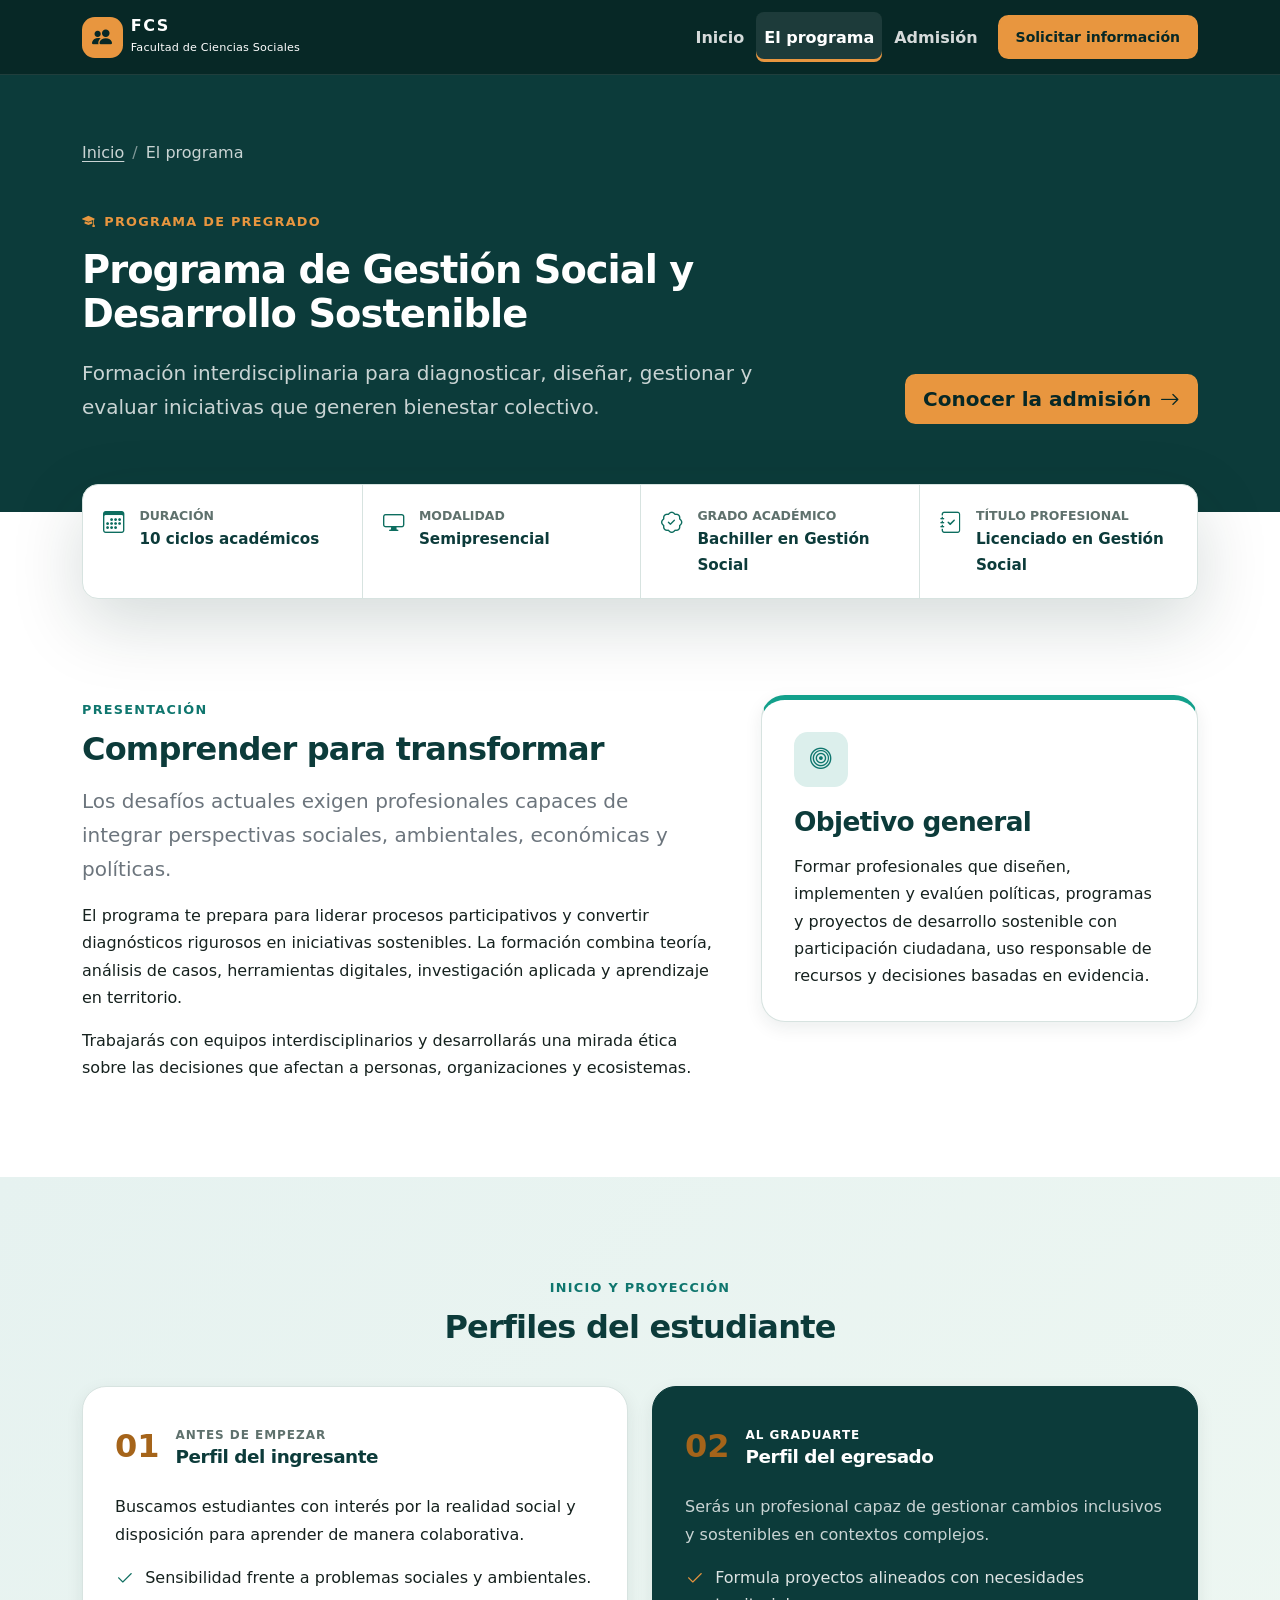
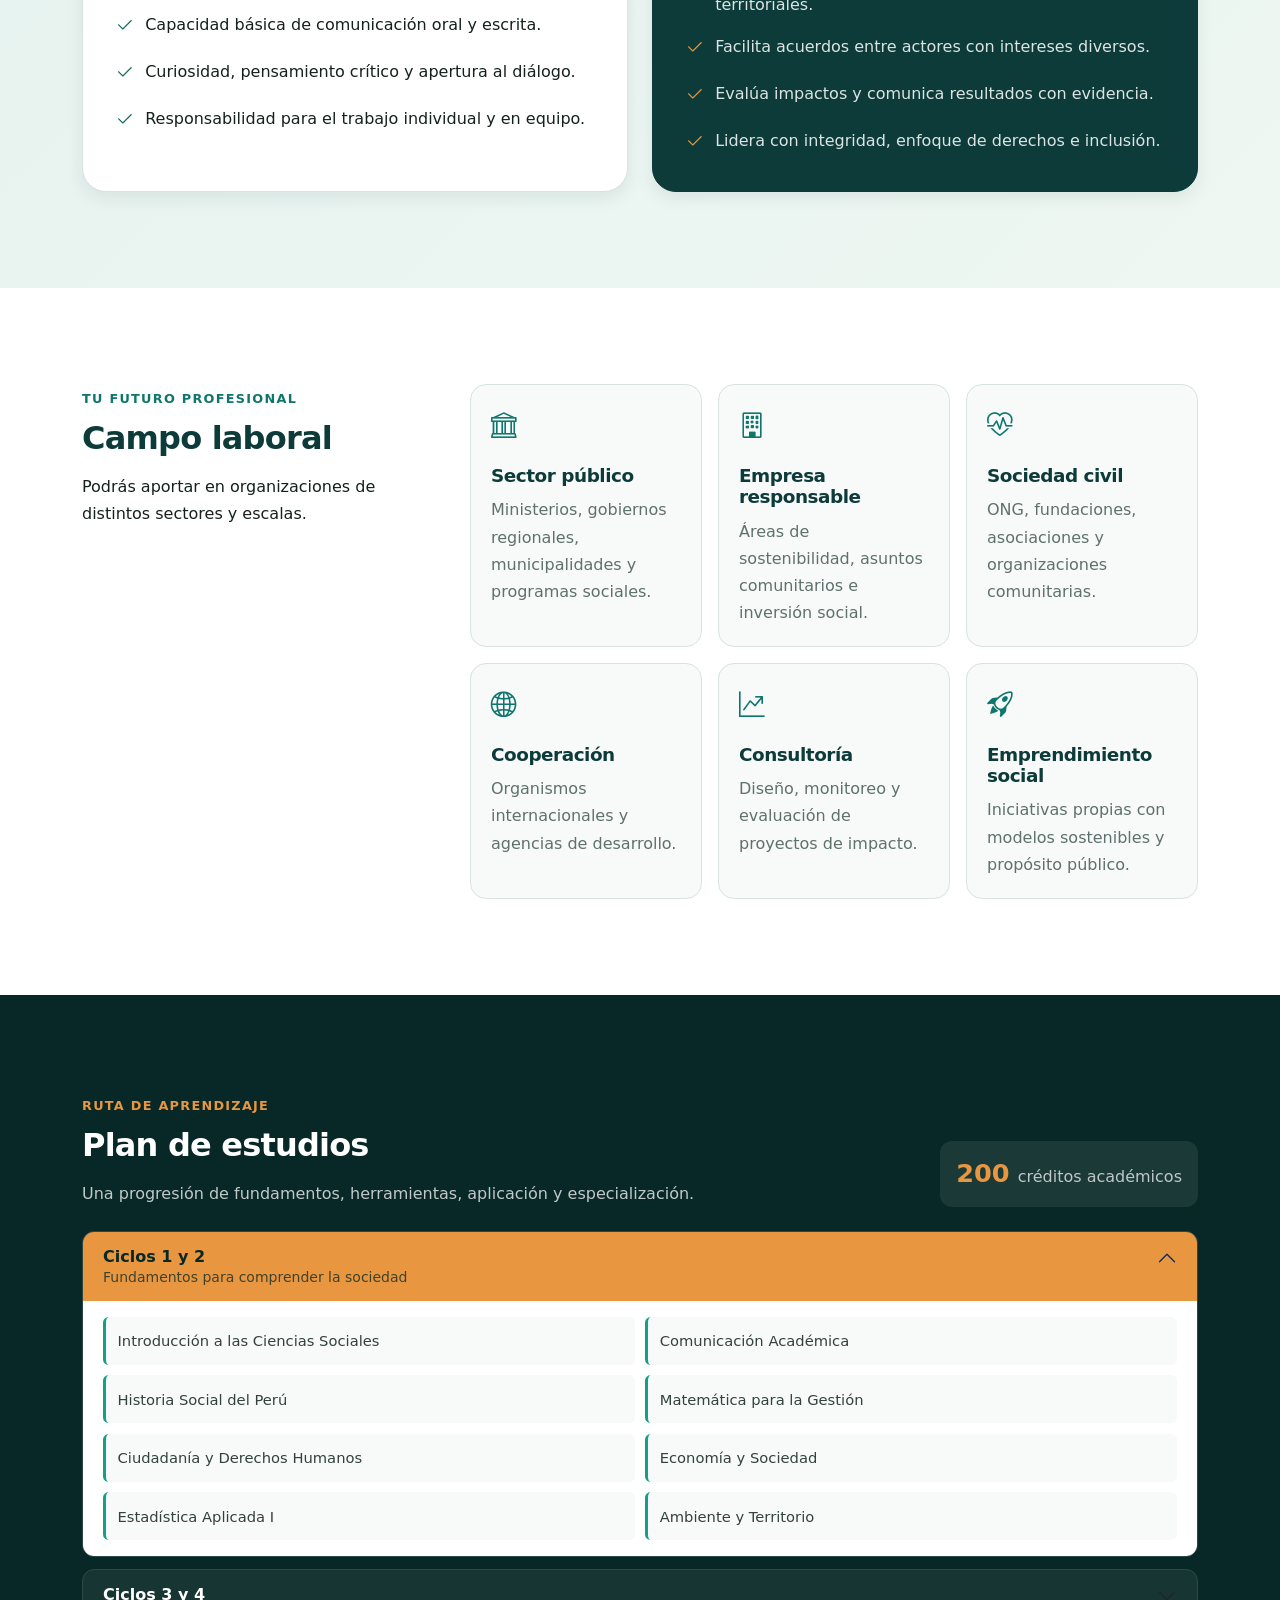
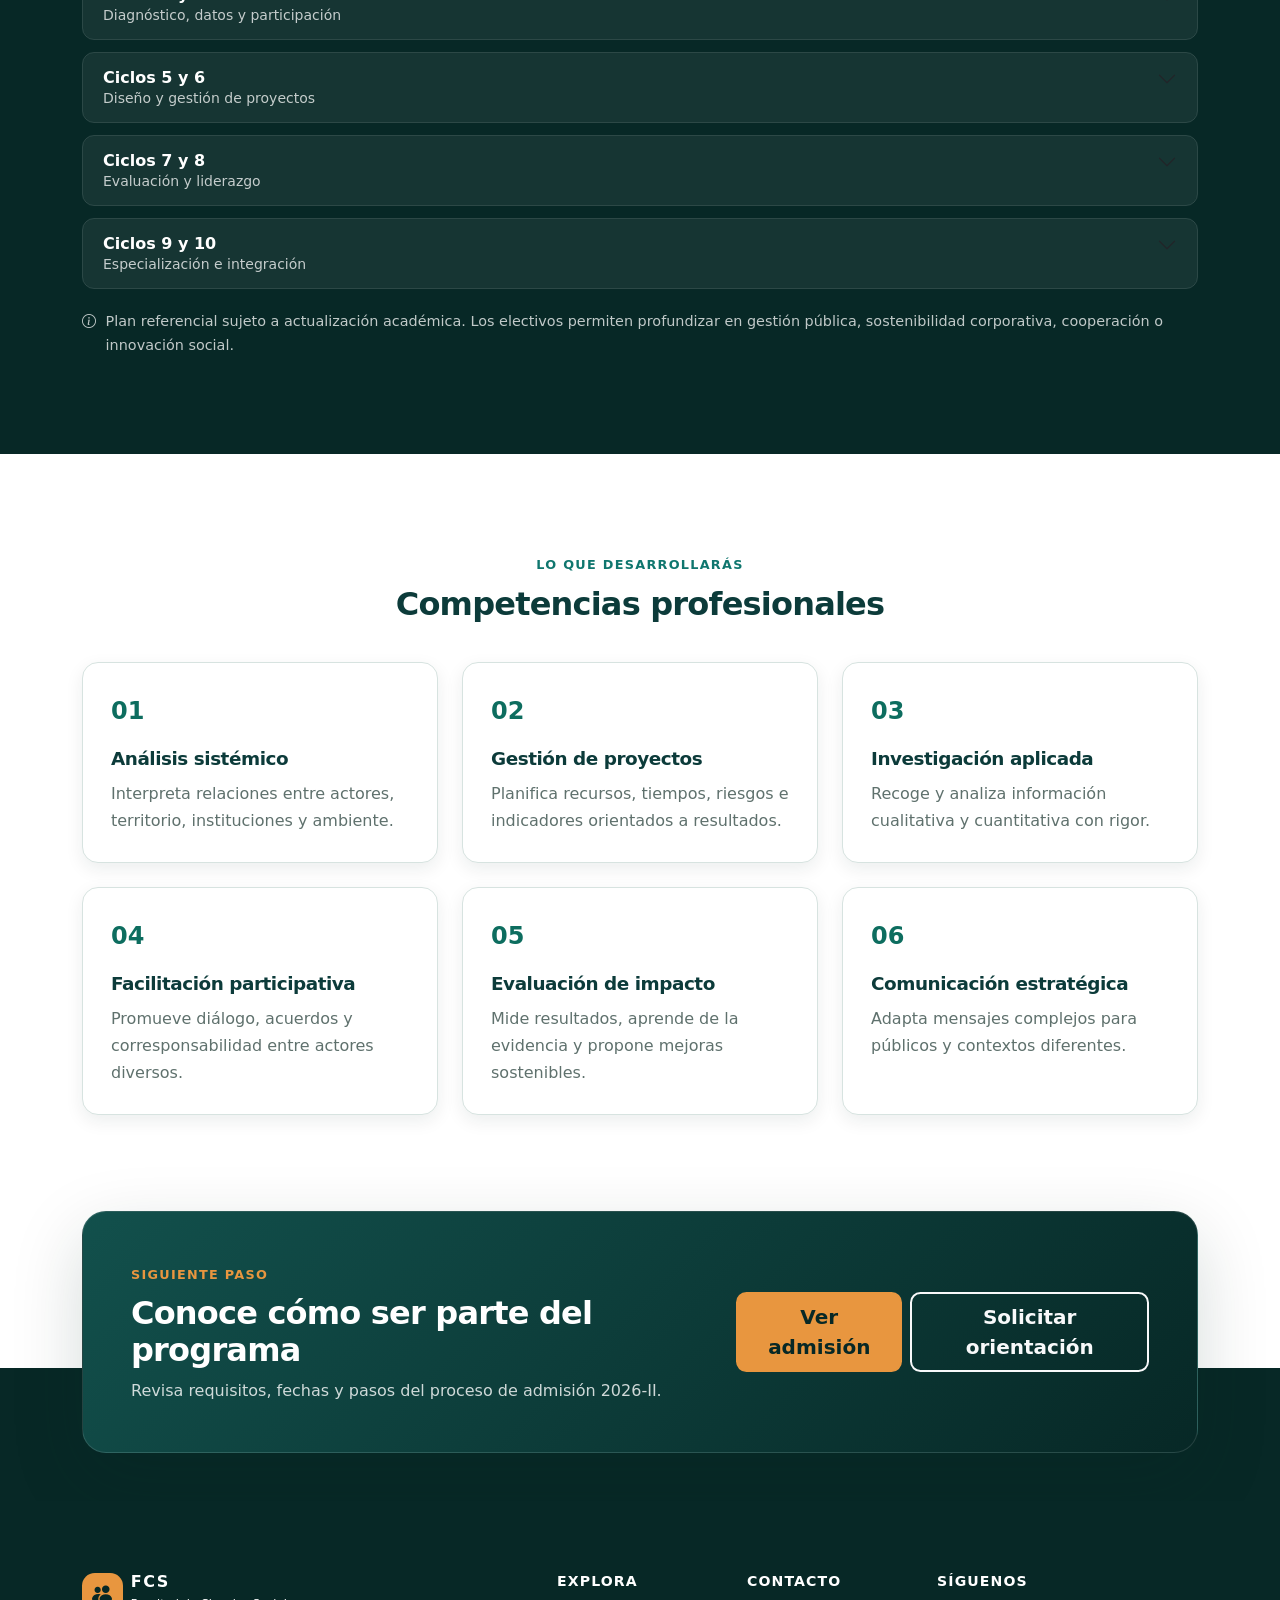
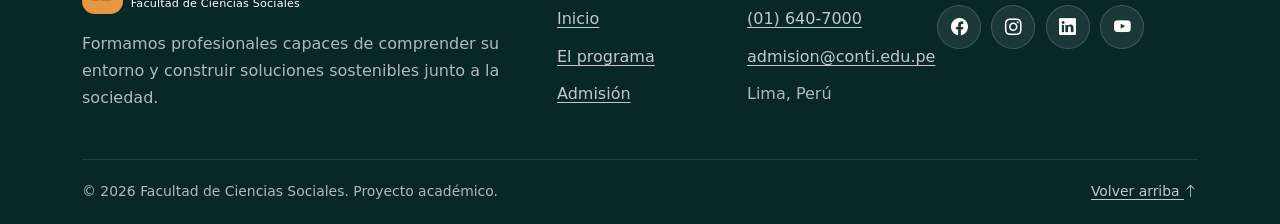
<file: programa.html>
<!doctype html>
<html lang="es">
<head>
  <meta charset="utf-8">
  <meta name="viewport" content="width=device-width, initial-scale=1">
  <meta name="description" content="Plan de estudios, perfiles, competencias y campo laboral del Programa de Gestión Social y Desarrollo Sostenible.">
  <title>El programa | Gestión Social y Desarrollo Sostenible</title>
  <link href="https://cdn.jsdelivr.net/npm/bootstrap@5.3.3/dist/css/bootstrap.min.css" rel="stylesheet" integrity="sha384-QWTKZyjpPEjISv5WaRU9OFeRpok6YctnYmDr5pNlyT2bRjXh0JMhjY6hW+ALEwIH" crossorigin="anonymous">
  <link rel="stylesheet" href="https://cdn.jsdelivr.net/npm/bootstrap-icons@1.11.3/font/bootstrap-icons.min.css" integrity="sha384-XGjxtQfXaH2tnPFa9x+ruJTuLE3Aa6LhHSWRr1XeTyhezb4abCG4ccI5AkVDxqC+" crossorigin="anonymous">
  <link rel="stylesheet" href="css/styles.css">
</head>
<body>
  <header class="site-header sticky-top">
    <nav class="navbar navbar-expand-lg navbar-dark" aria-label="Navegación principal">
      <div class="container">
        <a class="navbar-brand d-flex align-items-center gap-2" href="index.html" aria-label="Facultad de Ciencias Sociales, inicio"><span class="brand-mark" aria-hidden="true"><i class="bi bi-people-fill"></i></span><span><strong>FCS</strong><small>Facultad de Ciencias Sociales</small></span></a>
        <button class="navbar-toggler" type="button" data-bs-toggle="collapse" data-bs-target="#menuPrincipal" aria-controls="menuPrincipal" aria-expanded="false" aria-label="Abrir menú de navegación"><span class="navbar-toggler-icon"></span></button>
        <div class="collapse navbar-collapse" id="menuPrincipal">
          <ul class="navbar-nav ms-auto align-items-lg-center gap-lg-1">
            <li class="nav-item"><a class="nav-link" href="index.html">Inicio</a></li>
            <li class="nav-item"><a class="nav-link active" aria-current="page" href="programa.html">El programa</a></li>
            <li class="nav-item"><a class="nav-link" href="admision.html">Admisión</a></li>
            <li class="nav-item ms-lg-2"><a class="btn btn-accent btn-sm px-3" href="admision.html#formulario">Solicitar información</a></li>
          </ul>
        </div>
      </div>
    </nav>
  </header>

  <main id="contenido-principal">
    <section class="page-hero" aria-labelledby="titulo-programa">
      <div class="container">
        <nav aria-label="Migas de pan"><ol class="breadcrumb"><li class="breadcrumb-item"><a href="index.html">Inicio</a></li><li class="breadcrumb-item active" aria-current="page">El programa</li></ol></nav>
        <div class="row align-items-end g-4">
          <div class="col-12 col-lg-8">
            <span class="eyebrow"><i class="bi bi-mortarboard-fill" aria-hidden="true"></i> Programa de pregrado</span>
            <h1 id="titulo-programa">Programa de Gestión Social y Desarrollo Sostenible</h1>
            <p class="lead">Formación interdisciplinaria para diagnosticar, diseñar, gestionar y evaluar iniciativas que generen bienestar colectivo.</p>
          </div>
          <div class="col-12 col-lg-4 text-lg-end"><a class="btn btn-accent btn-lg" href="admision.html">Conocer la admisión <i class="bi bi-arrow-right" aria-hidden="true"></i></a></div>
        </div>
      </div>
    </section>

    <section class="program-summary" aria-label="Datos principales del programa">
      <div class="container">
        <div class="summary-grid">
          <article><i class="bi bi-calendar3" aria-hidden="true"></i><div><span>Duración</span><strong>10 ciclos académicos</strong></div></article>
          <article><i class="bi bi-display" aria-hidden="true"></i><div><span>Modalidad</span><strong>Semipresencial</strong></div></article>
          <article><i class="bi bi-patch-check" aria-hidden="true"></i><div><span>Grado académico</span><strong>Bachiller en Gestión Social</strong></div></article>
          <article><i class="bi bi-journal-check" aria-hidden="true"></i><div><span>Título profesional</span><strong>Licenciado en Gestión Social</strong></div></article>
        </div>
      </div>
    </section>

    <section class="section" aria-labelledby="presentacion-titulo">
      <div class="container">
        <div class="row g-5">
          <div class="col-12 col-lg-7">
            <span class="section-kicker">Presentación</span>
            <h2 id="presentacion-titulo">Comprender para transformar</h2>
            <p class="lead text-secondary">Los desafíos actuales exigen profesionales capaces de integrar perspectivas sociales, ambientales, económicas y políticas.</p>
            <p>El programa te prepara para liderar procesos participativos y convertir diagnósticos rigurosos en iniciativas sostenibles. La formación combina teoría, análisis de casos, herramientas digitales, investigación aplicada y aprendizaje en territorio.</p>
            <p>Trabajarás con equipos interdisciplinarios y desarrollarás una mirada ética sobre las decisiones que afectan a personas, organizaciones y ecosistemas.</p>
          </div>
          <aside class="col-12 col-lg-5" aria-labelledby="objetivo-titulo">
            <div class="objective-card">
              <div class="feature-icon"><i class="bi bi-bullseye" aria-hidden="true"></i></div>
              <h2 id="objetivo-titulo">Objetivo general</h2>
              <p>Formar profesionales que diseñen, implementen y evalúen políticas, programas y proyectos de desarrollo sostenible con participación ciudadana, uso responsable de recursos y decisiones basadas en evidencia.</p>
            </div>
          </aside>
        </div>
      </div>
    </section>

    <section class="section section-soft" aria-labelledby="perfiles-titulo">
      <div class="container">
        <div class="section-heading text-center mx-auto"><span class="section-kicker">Inicio y proyección</span><h2 id="perfiles-titulo">Perfiles del estudiante</h2></div>
        <div class="row g-4">
          <div class="col-12 col-lg-6">
            <article class="profile-card h-100">
              <div class="profile-card-header"><span>01</span><div><small>Antes de empezar</small><h3>Perfil del ingresante</h3></div></div>
              <p>Buscamos estudiantes con interés por la realidad social y disposición para aprender de manera colaborativa.</p>
              <ul class="check-list compact">
                <li><i class="bi bi-check2" aria-hidden="true"></i> Sensibilidad frente a problemas sociales y ambientales.</li>
                <li><i class="bi bi-check2" aria-hidden="true"></i> Capacidad básica de comunicación oral y escrita.</li>
                <li><i class="bi bi-check2" aria-hidden="true"></i> Curiosidad, pensamiento crítico y apertura al diálogo.</li>
                <li><i class="bi bi-check2" aria-hidden="true"></i> Responsabilidad para el trabajo individual y en equipo.</li>
              </ul>
            </article>
          </div>
          <div class="col-12 col-lg-6">
            <article class="profile-card profile-card-accent h-100">
              <div class="profile-card-header"><span>02</span><div><small>Al graduarte</small><h3>Perfil del egresado</h3></div></div>
              <p>Serás un profesional capaz de gestionar cambios inclusivos y sostenibles en contextos complejos.</p>
              <ul class="check-list compact">
                <li><i class="bi bi-check2" aria-hidden="true"></i> Formula proyectos alineados con necesidades territoriales.</li>
                <li><i class="bi bi-check2" aria-hidden="true"></i> Facilita acuerdos entre actores con intereses diversos.</li>
                <li><i class="bi bi-check2" aria-hidden="true"></i> Evalúa impactos y comunica resultados con evidencia.</li>
                <li><i class="bi bi-check2" aria-hidden="true"></i> Lidera con integridad, enfoque de derechos e inclusión.</li>
              </ul>
            </article>
          </div>
        </div>
      </div>
    </section>

    <section class="section" aria-labelledby="campo-titulo">
      <div class="container">
        <div class="row g-5 align-items-start">
          <div class="col-12 col-lg-4"><span class="section-kicker">Tu futuro profesional</span><h2 id="campo-titulo">Campo laboral</h2><p>Podrás aportar en organizaciones de distintos sectores y escalas.</p></div>
          <div class="col-12 col-lg-8">
            <div class="career-grid">
              <article><i class="bi bi-bank" aria-hidden="true"></i><h3>Sector público</h3><p>Ministerios, gobiernos regionales, municipalidades y programas sociales.</p></article>
              <article><i class="bi bi-building" aria-hidden="true"></i><h3>Empresa responsable</h3><p>Áreas de sostenibilidad, asuntos comunitarios e inversión social.</p></article>
              <article><i class="bi bi-heart-pulse" aria-hidden="true"></i><h3>Sociedad civil</h3><p>ONG, fundaciones, asociaciones y organizaciones comunitarias.</p></article>
              <article><i class="bi bi-globe2" aria-hidden="true"></i><h3>Cooperación</h3><p>Organismos internacionales y agencias de desarrollo.</p></article>
              <article><i class="bi bi-graph-up-arrow" aria-hidden="true"></i><h3>Consultoría</h3><p>Diseño, monitoreo y evaluación de proyectos de impacto.</p></article>
              <article><i class="bi bi-rocket-takeoff" aria-hidden="true"></i><h3>Emprendimiento social</h3><p>Iniciativas propias con modelos sostenibles y propósito público.</p></article>
            </div>
          </div>
        </div>
      </div>
    </section>

    <section class="section section-dark" aria-labelledby="plan-titulo">
      <div class="container">
        <div class="row align-items-end mb-4 g-3">
          <div class="col-12 col-lg-8"><span class="section-kicker text-accent">Ruta de aprendizaje</span><h2 id="plan-titulo">Plan de estudios</h2><p class="mb-0">Una progresión de fundamentos, herramientas, aplicación y especialización.</p></div>
          <div class="col-12 col-lg-4 text-lg-end"><span class="curriculum-total"><strong>200</strong> créditos académicos</span></div>
        </div>
        <div class="accordion curriculum-accordion" id="planEstudios">
          <div class="accordion-item">
            <h3 class="accordion-header"><button class="accordion-button" type="button" data-bs-toggle="collapse" data-bs-target="#ciclo1" aria-expanded="true" aria-controls="ciclo1"><span>Ciclos 1 y 2</span><small>Fundamentos para comprender la sociedad</small></button></h3>
            <div id="ciclo1" class="accordion-collapse collapse show" data-bs-parent="#planEstudios"><div class="accordion-body"><div class="course-grid"><span>Introducción a las Ciencias Sociales</span><span>Comunicación Académica</span><span>Historia Social del Perú</span><span>Matemática para la Gestión</span><span>Ciudadanía y Derechos Humanos</span><span>Economía y Sociedad</span><span>Estadística Aplicada I</span><span>Ambiente y Territorio</span></div></div></div>
          </div>
          <div class="accordion-item">
            <h3 class="accordion-header"><button class="accordion-button collapsed" type="button" data-bs-toggle="collapse" data-bs-target="#ciclo2" aria-expanded="false" aria-controls="ciclo2"><span>Ciclos 3 y 4</span><small>Diagnóstico, datos y participación</small></button></h3>
            <div id="ciclo2" class="accordion-collapse collapse" data-bs-parent="#planEstudios"><div class="accordion-body"><div class="course-grid"><span>Teorías del Desarrollo</span><span>Metodología de Investigación</span><span>Estadística Aplicada II</span><span>Cartografía Social y SIG</span><span>Políticas Públicas</span><span>Participación Ciudadana</span><span>Gestión de Organizaciones</span><span>Taller de Diagnóstico Territorial</span></div></div></div>
          </div>
          <div class="accordion-item">
            <h3 class="accordion-header"><button class="accordion-button collapsed" type="button" data-bs-toggle="collapse" data-bs-target="#ciclo3" aria-expanded="false" aria-controls="ciclo3"><span>Ciclos 5 y 6</span><small>Diseño y gestión de proyectos</small></button></h3>
            <div id="ciclo3" class="accordion-collapse collapse" data-bs-parent="#planEstudios"><div class="accordion-body"><div class="course-grid"><span>Formulación de Proyectos Sociales</span><span>Presupuesto y Financiamiento</span><span>Gestión Ambiental</span><span>Comunicación para el Cambio</span><span>Innovación Social</span><span>Gestión de Conflictos</span><span>Monitoreo de Proyectos</span><span>Práctica de Campo I</span></div></div></div>
          </div>
          <div class="accordion-item">
            <h3 class="accordion-header"><button class="accordion-button collapsed" type="button" data-bs-toggle="collapse" data-bs-target="#ciclo4" aria-expanded="false" aria-controls="ciclo4"><span>Ciclos 7 y 8</span><small>Evaluación y liderazgo</small></button></h3>
            <div id="ciclo4" class="accordion-collapse collapse" data-bs-parent="#planEstudios"><div class="accordion-body"><div class="course-grid"><span>Evaluación de Impacto</span><span>Liderazgo Colaborativo</span><span>Responsabilidad Social</span><span>Negociación Multiactor</span><span>Gestión del Conocimiento</span><span>Electivo de Especialidad I</span><span>Seminario de Investigación I</span><span>Práctica Preprofesional I</span></div></div></div>
          </div>
          <div class="accordion-item">
            <h3 class="accordion-header"><button class="accordion-button collapsed" type="button" data-bs-toggle="collapse" data-bs-target="#ciclo5" aria-expanded="false" aria-controls="ciclo5"><span>Ciclos 9 y 10</span><small>Especialización e integración</small></button></h3>
            <div id="ciclo5" class="accordion-collapse collapse" data-bs-parent="#planEstudios"><div class="accordion-body"><div class="course-grid"><span>Prospectiva y Desarrollo</span><span>Ética Profesional</span><span>Electivo de Especialidad II</span><span>Emprendimiento Social</span><span>Seminario de Investigación II</span><span>Práctica Preprofesional II</span><span>Proyecto Integrador</span><span>Trabajo de Suficiencia Profesional</span></div></div></div>
          </div>
        </div>
        <p class="curriculum-note"><i class="bi bi-info-circle" aria-hidden="true"></i> Plan referencial sujeto a actualización académica. Los electivos permiten profundizar en gestión pública, sostenibilidad corporativa, cooperación o innovación social.</p>
      </div>
    </section>

    <section class="section" aria-labelledby="competencias-titulo">
      <div class="container">
        <div class="section-heading text-center mx-auto"><span class="section-kicker">Lo que desarrollarás</span><h2 id="competencias-titulo">Competencias profesionales</h2></div>
        <div class="row g-4">
          <div class="col-12 col-md-6 col-xl-4"><article class="competency-card"><span>01</span><h3>Análisis sistémico</h3><p>Interpreta relaciones entre actores, territorio, instituciones y ambiente.</p></article></div>
          <div class="col-12 col-md-6 col-xl-4"><article class="competency-card"><span>02</span><h3>Gestión de proyectos</h3><p>Planifica recursos, tiempos, riesgos e indicadores orientados a resultados.</p></article></div>
          <div class="col-12 col-md-6 col-xl-4"><article class="competency-card"><span>03</span><h3>Investigación aplicada</h3><p>Recoge y analiza información cualitativa y cuantitativa con rigor.</p></article></div>
          <div class="col-12 col-md-6 col-xl-4"><article class="competency-card"><span>04</span><h3>Facilitación participativa</h3><p>Promueve diálogo, acuerdos y corresponsabilidad entre actores diversos.</p></article></div>
          <div class="col-12 col-md-6 col-xl-4"><article class="competency-card"><span>05</span><h3>Evaluación de impacto</h3><p>Mide resultados, aprende de la evidencia y propone mejoras sostenibles.</p></article></div>
          <div class="col-12 col-md-6 col-xl-4"><article class="competency-card"><span>06</span><h3>Comunicación estratégica</h3><p>Adapta mensajes complejos para públicos y contextos diferentes.</p></article></div>
        </div>
      </div>
    </section>

    <section class="cta-section" aria-labelledby="cta-programa">
      <div class="container"><div class="cta-card"><div><span class="section-kicker text-accent">Siguiente paso</span><h2 id="cta-programa">Conoce cómo ser parte del programa</h2><p>Revisa requisitos, fechas y pasos del proceso de admisión 2026-II.</p></div><div class="d-flex flex-column flex-sm-row gap-2"><a class="btn btn-accent btn-lg" href="admision.html">Ver admisión</a><a class="btn btn-outline-light btn-lg" href="admision.html#formulario">Solicitar orientación</a></div></div></div>
    </section>
  </main>

  <footer class="site-footer">
    <div class="container">
      <div class="row g-4 py-5">
        <div class="col-12 col-lg-5"><a class="footer-brand d-inline-flex align-items-center gap-2" href="index.html"><span class="brand-mark" aria-hidden="true"><i class="bi bi-people-fill"></i></span><span><strong>FCS</strong><small>Facultad de Ciencias Sociales</small></span></a><p class="mt-3">Formamos profesionales capaces de comprender su entorno y construir soluciones sostenibles junto a la sociedad.</p></div>
        <div class="col-6 col-lg-2"><h2 class="footer-title">Explora</h2><ul class="footer-links"><li><a href="index.html">Inicio</a></li><li><a href="programa.html">El programa</a></li><li><a href="admision.html">Admisión</a></li></ul></div>
        <div class="col-6 col-lg-2"><h2 class="footer-title">Contacto</h2><ul class="footer-links"><li><a href="tel:+5116407000">(01) 640-7000</a></li><li><a href="mailto:admision@conti.edu.pe">admision@conti.edu.pe</a></li><li>Lima, Perú</li></ul></div>
        <div class="col-12 col-lg-3"><h2 class="footer-title">Síguenos</h2><div class="social-links" aria-label="Redes sociales"><a href="https://www.facebook.com/" target="_blank" rel="noopener noreferrer" aria-label="Facebook (abre en una pestaña nueva)"><i class="bi bi-facebook" aria-hidden="true"></i></a><a href="https://www.instagram.com/" target="_blank" rel="noopener noreferrer" aria-label="Instagram (abre en una pestaña nueva)"><i class="bi bi-instagram" aria-hidden="true"></i></a><a href="https://www.linkedin.com/" target="_blank" rel="noopener noreferrer" aria-label="LinkedIn (abre en una pestaña nueva)"><i class="bi bi-linkedin" aria-hidden="true"></i></a><a href="https://www.youtube.com/" target="_blank" rel="noopener noreferrer" aria-label="YouTube (abre en una pestaña nueva)"><i class="bi bi-youtube" aria-hidden="true"></i></a></div></div>
      </div>
      <div class="footer-bottom"><p>&copy; <span data-current-year>2026</span> Facultad de Ciencias Sociales. Proyecto académico.</p><a href="#contenido-principal">Volver arriba <i class="bi bi-arrow-up" aria-hidden="true"></i></a></div>
    </div>
  </footer>
  <script src="https://cdn.jsdelivr.net/npm/bootstrap@5.3.3/dist/js/bootstrap.bundle.min.js" integrity="sha384-YvpcrYf0tY3lHB60NNkmXc5s9fDVZLESaAA55NDzOxhy9GkcIdslK1eN7N6jIeHz" crossorigin="anonymous"></script>
  <script src="js/main.js"></script>
</body>
</html>
</file>
<file: css/styles.css>
:root {
  --navy-950: #072826;
  --navy-900: #0c3b3a;
  --navy-800: #12504c;
  --blue-700: #0f766e;
  --blue-600: #14907f;
  --teal-700: #0d6d5f;
  --teal-600: #12a08b;
  --accent: #e8963f;
  --accent-dark: #a5641a;
  --white: #ffffff;
  --gray-50: #f7faf9;
  --gray-100: #eef4f2;
  --gray-200: #d7e3e0;
  --gray-500: #5f716d;
  --gray-700: #33423f;
  --gray-900: #15211e;
  --success: #147a4f;
  --danger: #b42318;
  --shadow-sm: 0 6px 18px rgba(7, 40, 38, 0.08);
  --shadow-lg: 0 24px 70px rgba(7, 40, 38, 0.17);
  --radius: 1rem;
  --radius-lg: 1.5rem;
}

*,
*::before,
*::after {
  box-sizing: border-box;
}

html {
  scroll-behavior: smooth;
  scroll-padding-top: 5.5rem;
}

body {
  margin: 0;
  overflow-x: clip;
  color: var(--gray-900);
  background: var(--white);
  font-family: Inter, ui-sans-serif, system-ui, -apple-system, BlinkMacSystemFont, "Segoe UI", sans-serif;
  font-size: 1rem;
  line-height: 1.7;
  text-rendering: optimizeLegibility;
}

img {
  max-width: 100%;
  height: auto;
}

a {
  color: var(--blue-700);
  text-underline-offset: 0.2em;
}

a:hover {
  color: var(--navy-900);
}

h1,
h2,
h3 {
  color: var(--navy-900);
  font-weight: 800;
  line-height: 1.15;
  letter-spacing: -0.025em;
}

h1 {
  font-size: 2.6rem;
}

h2 {
  font-size: 2rem;
}

h3 {
  font-size: 1.15rem;
}

p:last-child {
  margin-bottom: 0;
}

button,
a,
input,
select,
textarea {
  touch-action: manipulation;
}

:focus-visible {
  outline: 2px solid var(--accent);
  outline-offset: 2px;
}

.site-header {
  z-index: 1030;
  background: var(--navy-950);
  border-bottom: 1px solid rgba(255, 255, 255, 0.1);
}

.navbar {
  min-height: 4.65rem;
  padding-block: 0.65rem;
}

.navbar-brand,
.footer-brand {
  color: var(--white);
  text-decoration: none;
}

.navbar-brand:hover,
.footer-brand:hover {
  color: var(--white);
}

.brand-mark {
  display: grid;
  width: 2.55rem;
  height: 2.55rem;
  flex: 0 0 auto;
  place-items: center;
  color: var(--navy-950);
  background: var(--accent);
  border-radius: 0.8rem;
  font-size: 1.25rem;
}

.navbar-brand strong,
.footer-brand strong {
  display: block;
  font-size: 1rem;
  letter-spacing: 0.09em;
  line-height: 1;
}

.navbar-brand small,
.footer-brand small {
  display: block;
  margin-top: 0.25rem;
  font-size: 0.7rem;
  font-weight: 500;
  letter-spacing: 0.015em;
}

.navbar-toggler {
  border-color: rgba(255, 255, 255, 0.55);
}

.navbar-collapse {
  padding-top: 1rem;
}

.navbar-nav .nav-link {
  padding: 0.72rem 0.8rem;
  color: rgba(255, 255, 255, 0.83);
  border-radius: 0.5rem;
  font-weight: 650;
}

.navbar-nav .nav-link:hover,
.navbar-nav .nav-link:focus,
.navbar-nav .nav-link.active {
  color: var(--white);
  background: rgba(255, 255, 255, 0.09);
}

.navbar-nav .nav-link.active {
  box-shadow: inset 3px 0 var(--accent);
}

.btn {
  min-height: 2.75rem;
  display: inline-flex;
  align-items: center;
  justify-content: center;
  gap: 0.55rem;
  border-width: 2px;
  border-radius: 0.65rem;
  font-weight: 750;
  transition: transform 0.2s ease, box-shadow 0.2s ease, background-color 0.2s ease;
}

.btn:hover {
  transform: translateY(-2px);
}

.btn:active {
  transform: translateY(0);
}

.btn-primary {
  background: var(--blue-700);
  border-color: var(--blue-700);
}

.btn-primary:hover,
.btn-primary:focus {
  color: var(--white);
  background: var(--navy-800);
  border-color: var(--navy-800);
  box-shadow: 0 10px 24px rgba(15, 118, 110, 0.28);
}

.btn-accent {
  color: var(--navy-950);
  background: var(--accent);
  border-color: var(--accent);
}

.btn-accent:hover,
.btn-accent:focus {
  color: var(--navy-950);
  background: #f2ab5e;
  border-color: #f2ab5e;
  box-shadow: 0 10px 24px rgba(232, 150, 63, 0.3);
}

.hero {
  position: relative;
  min-height: 46rem;
  display: flex;
  align-items: flex-end;
  overflow: hidden;
  color: var(--white);
  background: var(--navy-950);
}

.hero-image {
  position: absolute;
  inset: 0;
  width: 100%;
  height: 100%;
  object-fit: cover;
  object-position: 63% center;
}

.hero-overlay {
  position: absolute;
  inset: 0;
  background: linear-gradient(180deg, rgba(7, 40, 38, 0.35) 0%, rgba(7, 40, 38, 0.94) 64%, var(--navy-950) 100%);
}

.hero-content {
  position: relative;
  z-index: 1;
  padding-top: 9rem;
  padding-bottom: 3.5rem;
}

.hero h1,
.page-hero h1,
.section-dark h2,
.section-dark h3,
.cta-card h2 {
  color: var(--white);
}

.hero h1 {
  margin: 1rem 0 1.25rem;
}

.hero .lead {
  max-width: 42rem;
  color: rgba(255, 255, 255, 0.9);
  font-size: 1.1rem;
}

.eyebrow,
.section-kicker {
  display: inline-flex;
  align-items: center;
  gap: 0.5rem;
  color: var(--blue-700);
  font-size: 0.8rem;
  font-weight: 850;
  letter-spacing: 0.1em;
  text-transform: uppercase;
}

.eyebrow {
  color: var(--accent);
}

.hero-facts {
  display: grid;
  gap: 0.9rem;
  margin: 2rem 0 0;
  padding: 1.25rem 0 0;
  list-style: none;
  border-top: 1px solid rgba(255, 255, 255, 0.25);
}

.hero-facts li {
  display: flex;
  align-items: center;
  gap: 0.75rem;
  color: rgba(255, 255, 255, 0.82);
}

.hero-facts i {
  color: var(--accent);
  font-size: 1.2rem;
}

.hero-facts strong,
.hero-facts span {
  display: block;
}

.hero-facts strong {
  color: var(--white);
}

.section {
  padding-block: 4.5rem;
}

.section-light {
  background: var(--gray-50);
}

.section-soft {
  background: linear-gradient(135deg, #e6f2f0, #eef7f2);
}

.section-dark {
  color: rgba(255, 255, 255, 0.8);
  background: var(--navy-950);
}

.section-dark p {
  color: rgba(255, 255, 255, 0.75);
}

.section-heading {
  max-width: 47rem;
  margin-bottom: 2.5rem;
}

.section-heading h2,
.section h2 {
  margin-top: 0.55rem;
  margin-bottom: 1rem;
}

.section-heading p {
  color: var(--gray-500);
  font-size: 1.05rem;
}

.text-accent {
  color: var(--accent) !important;
}

.faculty-carousel {
  overflow: hidden;
  background: var(--navy-900);
  border-radius: var(--radius-lg);
  box-shadow: var(--shadow-lg);
}

.carousel-panel {
  min-height: 30rem;
  position: relative;
}

.carousel-panel-image img {
  width: 100%;
  height: 30rem;
  object-fit: cover;
  object-position: 61% center;
  opacity: 0.7;
}

.carousel-panel-image::after {
  content: "";
  position: absolute;
  inset: 0;
  background: linear-gradient(180deg, transparent 15%, rgba(7, 40, 38, 0.95) 90%);
}

.carousel-caption-custom {
  position: absolute;
  z-index: 2;
  right: 1.25rem;
  bottom: 3.75rem;
  left: 1.25rem;
  color: var(--white);
  pointer-events: none;
}

.carousel-caption-custom span,
.carousel-panel-graphic span {
  color: var(--accent);
  font-size: 0.78rem;
  font-weight: 850;
  letter-spacing: 0.1em;
  text-transform: uppercase;
}

.carousel-caption-custom h3,
.carousel-panel-graphic h3 {
  margin: 0.5rem 0;
  color: var(--white);
  font-size: 1.9rem;
}

.carousel-caption-custom p,
.carousel-panel-graphic p {
  max-width: 37rem;
  margin: 0;
  color: rgba(255, 255, 255, 0.85);
}

.carousel-panel-graphic {
  display: flex;
  flex-direction: column;
  justify-content: center;
  gap: 2rem;
  padding: 4rem 3.5rem;
}

.panel-teal {
  background: var(--teal-700);
}

.panel-blue {
  background: var(--blue-700);
}

.carousel-icon {
  display: grid;
  width: 6rem;
  height: 6rem;
  flex: 0 0 auto;
  place-items: center;
  color: var(--navy-950);
  background: var(--accent);
  border-radius: 1.5rem;
  font-size: 3rem;
  transform: rotate(-4deg);
}

.carousel-control-prev,
.carousel-control-next {
  z-index: 4;
  width: 3.25rem;
}

.impact-card,
.objective-card,
.profile-card,
.important-card,
.form-card {
  padding: 1.5rem;
  background: var(--white);
  border: 1px solid var(--gray-200);
  border-radius: var(--radius-lg);
  box-shadow: var(--shadow-sm);
}

.impact-card {
  color: var(--white);
  background: linear-gradient(145deg, var(--blue-700), var(--navy-950));
  border: 0;
  box-shadow: var(--shadow-lg);
}

.impact-card h3 {
  color: var(--white);
  font-size: 1.4rem;
}

.impact-card > p {
  color: rgba(255, 255, 255, 0.78);
}

.impact-number {
  color: var(--accent);
  font-size: 4rem;
  font-weight: 900;
  line-height: 1;
}

.impact-grid {
  display: grid;
  grid-template-columns: repeat(3, 1fr);
  gap: 0.5rem;
  margin-top: 1.5rem;
  padding-top: 1.5rem;
  border-top: 1px solid rgba(255, 255, 255, 0.2);
}

.impact-grid div {
  min-width: 0;
}

.impact-grid strong,
.impact-grid span {
  display: block;
}

.impact-grid strong {
  color: var(--accent);
  font-size: 1.5rem;
}

.impact-grid span {
  color: rgba(255, 255, 255, 0.72);
  font-size: 0.7rem;
  line-height: 1.35;
}

.feature-card,
.testimonial-card,
.competency-card,
.process-card {
  padding: 1.5rem;
  background: var(--white);
  border: 1px solid var(--gray-200);
  border-radius: var(--radius);
  box-shadow: var(--shadow-sm);
  transition: transform 0.2s ease, box-shadow 0.2s ease, border-color 0.2s ease;
}

.feature-card:hover,
.testimonial-card:hover,
.competency-card:hover,
.process-card:hover {
  border-color: #8fc6bd;
  box-shadow: 0 18px 35px rgba(7, 40, 38, 0.12);
  transform: translateY(-5px);
}

.feature-icon {
  display: grid;
  width: 3.4rem;
  height: 3.4rem;
  margin-bottom: 1.25rem;
  place-items: center;
  color: var(--blue-700);
  background: #dcefec;
  border-radius: 0.85rem;
  font-size: 1.35rem;
}

.feature-card h3,
.career-grid h3,
.competency-card h3,
.process-card h3 {
  margin-bottom: 0.65rem;
}

.feature-card p,
.career-grid p,
.competency-card p,
.process-card p {
  color: var(--gray-500);
}

.check-list {
  display: grid;
  gap: 0.9rem;
  margin: 0;
  padding: 0;
  list-style: none;
}

.check-list li {
  display: flex;
  align-items: flex-start;
  gap: 0.7rem;
  padding: 1rem;
  background: var(--gray-50);
  border-radius: 0.75rem;
  font-weight: 650;
}

.check-list i {
  flex: 0 0 auto;
  color: var(--teal-700);
  font-size: 1.2rem;
}

.check-list.compact li {
  padding: 0;
  background: transparent;
  font-weight: 500;
}

.reason-list {
  display: grid;
  gap: 1rem;
}

.reason-list article {
  display: flex;
  gap: 1rem;
  padding: 1.15rem;
  background: rgba(255, 255, 255, 0.07);
  border: 1px solid rgba(255, 255, 255, 0.12);
  border-radius: var(--radius);
}

.reason-list article > span {
  color: var(--accent);
  font-size: 1.3rem;
  font-weight: 900;
}

.reason-list h3,
.reason-list p {
  margin: 0;
}

.testimonial-card > i {
  color: var(--accent-dark);
  font-size: 2.5rem;
  line-height: 1;
}

.testimonial-card blockquote {
  margin: 1rem 0 1.5rem;
  color: var(--gray-700);
  font-size: 1.03rem;
}

.testimonial-card footer {
  display: flex;
  align-items: center;
  gap: 0.75rem;
}

.testimonial-card footer strong,
.testimonial-card footer small {
  display: block;
}

.testimonial-card footer small {
  color: var(--gray-500);
}

.avatar {
  display: grid;
  width: 2.9rem;
  height: 2.9rem;
  place-items: center;
  color: var(--white);
  background: var(--blue-700);
  border-radius: 50%;
  font-size: 0.78rem;
  font-weight: 850;
}

.accordion-item {
  border-color: var(--gray-200);
}

.accordion-button {
  color: var(--navy-900);
  font-size: 1rem;
  font-weight: 750;
}

.accordion-button:not(.collapsed) {
  color: var(--navy-900);
  background: #e6f2f0;
  box-shadow: none;
}

.accordion-button::after {
  flex: 0 0 auto;
}

.cta-section {
  padding-bottom: 4.5rem;
  background: linear-gradient(to bottom, var(--white) 50%, var(--navy-950) 50%);
}

.cta-card {
  display: flex;
  flex-direction: column;
  gap: 1.5rem;
  padding: 2rem 1.5rem;
  color: rgba(255, 255, 255, 0.8);
  background: linear-gradient(135deg, var(--navy-800), var(--navy-950));
  border: 1px solid rgba(255, 255, 255, 0.12);
  border-radius: var(--radius-lg);
  box-shadow: var(--shadow-lg);
}

.cta-card h2 {
  margin: 0.5rem 0;
}

.site-footer {
  color: rgba(255, 255, 255, 0.68);
  background: var(--navy-950);
}

.footer-title {
  margin-bottom: 1rem;
  color: var(--white);
  font-size: 0.88rem;
  letter-spacing: 0.08em;
  text-transform: uppercase;
}

.footer-links {
  margin: 0;
  padding: 0;
  list-style: none;
}

.footer-links li + li {
  margin-top: 0.65rem;
}

.footer-links a,
.footer-bottom a {
  color: rgba(255, 255, 255, 0.75);
}

.footer-links a:hover,
.footer-bottom a:hover {
  color: var(--accent);
}

.social-links {
  display: flex;
  flex-wrap: wrap;
  gap: 0.65rem;
}

.social-links a {
  display: grid;
  width: 2.75rem;
  height: 2.75rem;
  place-items: center;
  color: var(--white);
  background: rgba(255, 255, 255, 0.08);
  border: 1px solid rgba(255, 255, 255, 0.16);
  border-radius: 50%;
  font-size: 1.05rem;
}

.social-links a:hover {
  color: var(--navy-950);
  background: var(--accent);
}

.footer-bottom {
  display: flex;
  flex-direction: column;
  gap: 0.75rem;
  padding: 1.25rem 0;
  border-top: 1px solid rgba(255, 255, 255, 0.1);
  font-size: 0.87rem;
}

.footer-bottom p {
  margin: 0;
}

/* Páginas interiores */
.page-hero {
  padding: 3rem 0 4rem;
  color: rgba(255, 255, 255, 0.82);
  background: var(--navy-900);
}

.page-hero h1 {
  max-width: 60rem;
  margin: 0.9rem 0 1.25rem;
  font-size: 2.4rem;
}

.page-hero .lead {
  max-width: 48rem;
  color: rgba(255, 255, 255, 0.78);
}

.breadcrumb {
  margin-bottom: 2.5rem;
}

.breadcrumb-item a,
.breadcrumb-item.active {
  color: rgba(255, 255, 255, 0.78);
}

.breadcrumb-item + .breadcrumb-item::before {
  color: rgba(255, 255, 255, 0.48);
}

.program-summary {
  position: relative;
  z-index: 2;
  margin-top: -1.75rem;
}

.summary-grid {
  display: grid;
  background: var(--white);
  border: 1px solid var(--gray-200);
  border-radius: var(--radius);
  box-shadow: var(--shadow-lg);
}

.summary-grid article {
  display: flex;
  gap: 0.9rem;
  padding: 1.25rem;
}

.summary-grid article + article {
  border-top: 1px solid var(--gray-200);
}

.summary-grid i {
  color: var(--teal-700);
  font-size: 1.35rem;
}

.summary-grid span,
.summary-grid strong {
  display: block;
}

.summary-grid span {
  color: var(--gray-500);
  font-size: 0.78rem;
  font-weight: 750;
  text-transform: uppercase;
}

.summary-grid strong {
  color: var(--navy-900);
  font-size: 0.95rem;
}

.objective-card {
  border-top: 5px solid var(--teal-600);
}

.objective-card h2 {
  font-size: 1.65rem;
}

.profile-card-header {
  display: flex;
  align-items: center;
  gap: 1rem;
  margin-bottom: 1.25rem;
}

.profile-card-header > span {
  color: var(--accent-dark);
  font-size: 2rem;
  font-weight: 900;
}

.profile-card-header small,
.profile-card-header h3 {
  display: block;
  margin: 0;
}

.profile-card-header small {
  color: var(--gray-500);
  font-size: 0.75rem;
  font-weight: 750;
  letter-spacing: 0.08em;
  text-transform: uppercase;
}

.profile-card-accent {
  color: rgba(255, 255, 255, 0.78);
  background: var(--navy-900);
  border-color: var(--navy-900);
}

.profile-card-accent h3,
.profile-card-accent .profile-card-header small {
  color: var(--white);
}

.profile-card-accent .check-list li {
  color: rgba(255, 255, 255, 0.86);
}

.profile-card-accent .check-list i {
  color: var(--accent);
}

.career-grid {
  display: grid;
  gap: 1rem;
}

.career-grid article {
  padding: 1.25rem;
  background: var(--gray-50);
  border: 1px solid var(--gray-200);
  border-radius: var(--radius);
}

.career-grid i {
  display: inline-block;
  margin-bottom: 1rem;
  color: var(--blue-700);
  font-size: 1.6rem;
}

.curriculum-total {
  display: inline-flex;
  align-items: baseline;
  gap: 0.5rem;
  padding: 0.7rem 1rem;
  color: rgba(255, 255, 255, 0.72);
  background: rgba(255, 255, 255, 0.08);
  border-radius: 0.75rem;
}

.curriculum-total strong {
  color: var(--accent);
  font-size: 1.6rem;
}

.curriculum-accordion .accordion-item {
  overflow: hidden;
  margin-bottom: 0.75rem;
  background: transparent;
  border: 1px solid rgba(255, 255, 255, 0.15);
  border-radius: 0.75rem;
}

.curriculum-accordion .accordion-button {
  display: flex;
  flex-direction: column;
  align-items: flex-start;
  gap: 0.15rem;
  color: var(--white);
  background: rgba(255, 255, 255, 0.06);
}

.curriculum-accordion .accordion-button:not(.collapsed) {
  color: var(--navy-950);
  background: var(--accent);
}

.curriculum-accordion .accordion-button::after {
  position: absolute;
  right: 1.25rem;
}

.curriculum-accordion .accordion-button small {
  padding-right: 2rem;
  color: inherit;
  font-weight: 500;
  opacity: 0.75;
}

.curriculum-accordion .accordion-body {
  background: var(--white);
}

.course-grid {
  display: grid;
  gap: 0.65rem;
}

.course-grid span {
  padding: 0.72rem;
  color: var(--gray-700);
  background: var(--gray-50);
  border-left: 3px solid var(--teal-600);
  border-radius: 0.35rem;
  font-size: 0.92rem;
}

.curriculum-note {
  display: flex;
  align-items: flex-start;
  gap: 0.6rem;
  margin: 1.25rem 0 0;
  color: rgba(255, 255, 255, 0.68);
  font-size: 0.9rem;
}

.competency-card {
  height: 100%;
}

.competency-card > span {
  display: block;
  margin-bottom: 1rem;
  color: var(--teal-700);
  font-size: 1.5rem;
  font-weight: 900;
}

/* Admisión */
.admission-hero {
  background: linear-gradient(135deg, var(--navy-800), var(--navy-950));
}

.deadline-card {
  padding: 1.5rem;
  color: var(--navy-950);
  background: var(--accent);
  border-radius: var(--radius);
  box-shadow: var(--shadow-lg);
}

.deadline-card span,
.deadline-card strong {
  display: block;
}

.deadline-card span {
  font-size: 0.78rem;
  font-weight: 850;
  letter-spacing: 0.08em;
  text-transform: uppercase;
}

.deadline-card strong {
  margin: 0.45rem 0;
  font-size: 1.5rem;
}

.deadline-card p {
  display: flex;
  gap: 0.5rem;
  align-items: flex-start;
  color: #493000;
  font-size: 0.9rem;
}

.info-note,
.contact-mini {
  display: flex;
  gap: 0.85rem;
  align-items: flex-start;
  margin-top: 1.5rem;
  padding: 1rem;
  background: #e6f2f0;
  border-left: 4px solid var(--blue-700);
  border-radius: 0.5rem;
}

.info-note > i,
.contact-mini > i {
  color: var(--blue-700);
  font-size: 1.25rem;
}

.info-note strong,
.contact-mini strong,
.contact-mini span,
.contact-mini a {
  display: block;
}

.requirements-list {
  display: grid;
  gap: 0.75rem;
}

.requirements-list article {
  display: flex;
  gap: 1rem;
  padding: 1.15rem;
  border: 1px solid var(--gray-200);
  border-radius: 0.8rem;
}

.requirements-list article > span {
  color: var(--teal-700);
  font-size: 1.15rem;
  font-weight: 900;
}

.requirements-list h3,
.requirements-list p {
  margin: 0;
}

.requirements-list p {
  color: var(--gray-500);
}

.process-card {
  position: relative;
  padding-top: 3.75rem;
}

.process-card > i {
  display: block;
  margin-bottom: 1rem;
  color: var(--blue-700);
  font-size: 1.8rem;
}

.process-number {
  position: absolute;
  top: 0;
  left: 1.5rem;
  display: grid;
  width: 2.6rem;
  height: 2.6rem;
  place-items: center;
  color: var(--navy-950);
  background: var(--accent);
  border-radius: 0 0 0.65rem 0.65rem;
  font-weight: 900;
}

.timeline {
  position: relative;
}

.timeline::before {
  content: "";
  position: absolute;
  top: 1rem;
  bottom: 1rem;
  left: 2.2rem;
  width: 2px;
  background: var(--gray-200);
}

.timeline article {
  position: relative;
  display: grid;
  grid-template-columns: 4.4rem 1fr;
  gap: 1rem;
  padding-block: 0.65rem 1.35rem;
}

.timeline time {
  z-index: 1;
  align-self: start;
  padding: 0.45rem 0.2rem;
  color: var(--white);
  background: var(--teal-700);
  border: 4px solid var(--white);
  border-radius: 2rem;
  font-size: 0.78rem;
  font-weight: 850;
  text-align: center;
}

.timeline h3,
.timeline p {
  margin: 0;
}

.timeline p {
  color: var(--gray-500);
}

.important-card {
  color: rgba(255, 255, 255, 0.82);
  background: var(--navy-900);
  border-color: var(--navy-900);
}

.important-card > i {
  color: var(--accent);
  font-size: 2rem;
}

.important-card h2 {
  color: var(--white);
  font-size: 1.65rem;
}

.important-card ul {
  padding-left: 1.25rem;
}

.important-card li + li {
  margin-top: 0.65rem;
}

.important-card a {
  color: var(--accent);
}

.contact-mini {
  margin-top: 1rem;
  background: var(--white);
}

.form-card {
  padding: 1.25rem;
}

.form-label {
  color: var(--navy-900);
  font-weight: 750;
}

.form-label > span,
.form-check-label > span {
  color: var(--danger);
}

.form-control,
.form-select {
  min-height: 3rem;
  border-color: #a7bdb9;
  border-radius: 0.55rem;
}

textarea.form-control {
  min-height: 8rem;
  resize: vertical;
}

.form-control:hover,
.form-select:hover {
  border-color: var(--blue-700);
}

.form-control:focus,
.form-select:focus {
  border-color: var(--blue-700);
  box-shadow: 0 0 0 0.22rem rgba(15, 118, 110, 0.18);
}

.form-control.is-invalid,
.form-select.is-invalid,
.was-validated .form-control:invalid,
.was-validated .form-select:invalid {
  border-width: 2px;
  border-color: var(--danger);
  background-color: #fff8f7;
}

.form-control.is-valid,
.form-select.is-valid,
.was-validated .form-control:valid,
.was-validated .form-select:valid {
  border-color: var(--success);
}

.invalid-feedback {
  color: #932018;
  font-weight: 650;
}

.invalid-feedback i {
  margin-right: 0.25rem;
}

.form-check-input {
  width: 1.25rem;
  height: 1.25rem;
  border-color: #718096;
}

.form-check-input:checked {
  background-color: var(--blue-700);
  border-color: var(--blue-700);
}

.form-check .invalid-feedback {
  margin-left: -1.75rem;
}

.privacy-note {
  display: flex;
  gap: 0.5rem;
  align-items: flex-start;
  margin: 0;
  padding: 0.75rem;
  color: var(--gray-700);
  background: var(--gray-100);
  border-radius: 0.5rem;
  font-size: 0.85rem;
}

.alert {
  display: flex;
  gap: 0.75rem;
  align-items: flex-start;
  border-width: 2px;
}

.alert > i {
  font-size: 1.25rem;
}

@media (min-width: 576px) {
  .hero-facts {
    grid-template-columns: repeat(3, 1fr);
  }

  .carousel-caption-custom {
    right: 3.5rem;
    left: 3.5rem;
  }

  .carousel-panel-graphic {
    padding: 4rem 5rem;
  }

  .summary-grid {
    grid-template-columns: repeat(2, 1fr);
  }

  .summary-grid article:nth-child(2) {
    border-top: 0;
  }

  .summary-grid article:nth-child(even) {
    border-left: 1px solid var(--gray-200);
  }

  .career-grid,
  .course-grid {
    grid-template-columns: repeat(2, 1fr);
  }
}

@media (min-width: 768px) {
  .section {
    padding-block: 6rem;
  }

  .hero {
    min-height: 47rem;
    align-items: center;
  }

  .hero-overlay {
    background: linear-gradient(90deg, rgba(7, 40, 38, 0.97) 0%, rgba(7, 40, 38, 0.86) 44%, rgba(7, 40, 38, 0.12) 82%);
  }

  .hero-content {
    padding-block: 6rem;
  }

  .hero .lead {
    font-size: 1.2rem;
  }

  .two-columns {
    grid-template-columns: repeat(2, 1fr);
  }

  .impact-card,
  .objective-card,
  .profile-card,
  .important-card,
  .form-card {
    padding: 2rem;
  }

  .feature-card,
  .testimonial-card,
  .competency-card,
  .process-card {
    padding: 1.75rem;
  }

  .cta-card {
    padding: 3rem;
  }

  .footer-bottom {
    flex-direction: row;
    justify-content: space-between;
    align-items: center;
  }

  .page-hero {
    padding: 4rem 0 5.5rem;
  }

  .carousel-panel-graphic {
    flex-direction: row;
    align-items: center;
    gap: 3rem;
    padding-inline: 7rem;
  }

  .deadline-card strong {
    font-size: 1.85rem;
  }
}

@media (min-width: 992px) {
  .navbar-collapse {
    padding-top: 0;
  }

  .navbar-nav .nav-link.active {
    box-shadow: inset 0 -3px var(--accent);
  }

  .hero-image {
    object-position: center;
  }

  .carousel-panel-image img {
    object-position: center;
  }

  .summary-grid {
    grid-template-columns: repeat(4, 1fr);
  }

  .summary-grid article {
    border-top: 0 !important;
  }

  .summary-grid article + article {
    border-left: 1px solid var(--gray-200);
  }

  .career-grid {
    grid-template-columns: repeat(3, 1fr);
  }

  .cta-card {
    flex-direction: row;
    justify-content: space-between;
    align-items: center;
  }
}

@media (min-width: 1200px) {
  .hero-content {
    padding-block: 7rem;
  }

  .carousel-panel,
  .carousel-panel-image img {
    min-height: 32rem;
    height: 32rem;
  }
}
</file>
